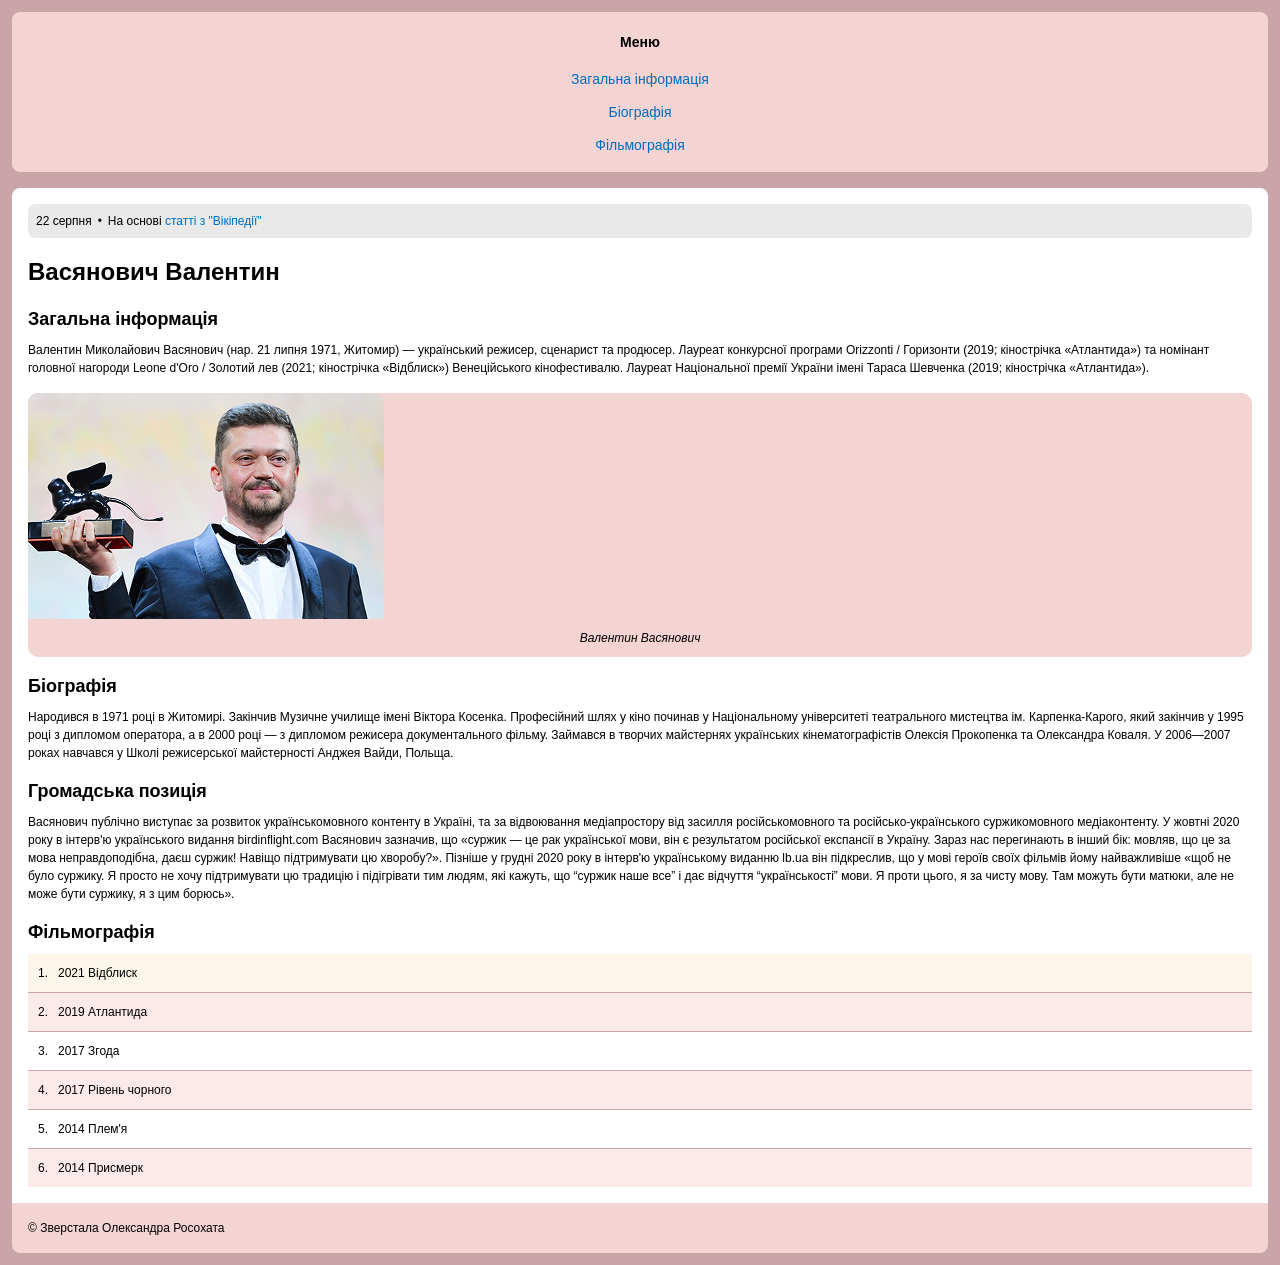
<file: lesson_11/index.html>
<!DOCTYPE html>
<html lang="en">
<head>
    <meta charset="UTF-8">
    <title>Васянович Валентин</title>
    <link rel="stylesheet" href="style/style.css">
    <meta name="viewport" content="width=device-width, initial-scale=1.0">
</head>



<body>
<div class="wrapper">
    <header>
        <nav>
            <span class="menu">Меню</span>
            <ul>
                <li><a href="#">Загальна інформація</a></li>
                <li><a href="#">Біографія</a></li>
                <li><a href="#">Фільмографія</a></li>
            </ul>
        </nav>
    </header>


    <main>
        <article class="date">
            <span>22 серпня</span>&bull;<span>На основі <a href="#">статті з "Вікіпедії"</a></span>
        </article>

        <article class="main">
            <h1>Васянович Валентин</h1>
            <section>
                <h2>Загальна інформація</h2>
                <p>Валентин Миколайович Васянович (нар. 21 липня 1971, Житомир) — український режисер, сценарист та продюсер. Лауреат конкурсної програми Orizzonti / Горизонти (2019; кінострічка «Атлантида») та номінант головної нагороди Leone d'Oro / Золотий лев (2021; кінострічка «Відблиск») Венеційського кінофестивалю. Лауреат Національної премії України імені Тараса Шевченка (2019; кінострічка «Атлантида»).</p>
            </section>
            <figure>
                <img src="images/image.png" alt="Васянович Валентин">
                <figcaption>Валентин Васянович</figcaption>
            </figure>
            <section class="info">
                <h2>Біографія</h2>
                <p>Народився в 1971 році в Житомирі. Закінчив Музичне училище імені Віктора Косенка. Професійний шлях у кіно починав у Національному університеті театрального мистецтва ім. Карпенка-Карого, який закінчив у 1995 році з дипломом оператора, а в 2000 році — з дипломом режисера документального фільму. Займався в творчих майстернях українських кінематографістів Олексія Прокопенка та Олександра Коваля.

                    У 2006—2007 роках навчався у Школі режисерської майстерності Анджея Вайди, Польща.</p>
            </section>
            <section class="info">
                <h2>Громадська позиція</h2>
                <p>Васянович публічно виступає за розвиток українськомовного контенту в Україні, та за відвоювання медіапростору від засилля російськомовного та російсько-українського суржикомовного медіаконтенту. У жовтні 2020 року в інтерв'ю українського видання birdinflight.com Васянович зазначив, що «суржик — це рак української мови, він є результатом російської експансії в Україну. Зараз нас перегинають в інший бік: мовляв, що це за мова неправдоподібна, даєш суржик! Навіщо підтримувати цю хворобу?». Пізніше у грудні 2020 року в інтерв'ю українському виданню lb.ua він підкреслив, що у мові героїв своїх фільмів йому найважливіше «щоб не було суржику. Я просто не хочу підтримувати цю традицію і підігрівати тим людям, які кажуть, що “суржик наше все” і дає відчуття “українськості” мови. Я проти цього, я за чисту мову. Там можуть бути матюки, але не може бути суржику, я з цим борюсь».</p>
            </section>
            <section class="movie">
                <h2>Фільмографія</h2>
                <ol>
                    <li>2021 Відблиск</li>
                    <li>2019 Атлантида</li>
                    <li>2017 Згода</li>
                    <li>2017 Рівень чорного</li>
                    <li>2014 Плем'я</li>
                    <li>2014 Присмерк</li>
                </ol>
            </section>
        </article>
    </main>


    <footer>
        <span>&copy; Зверстала Олександра Росохата</span>
    </footer>
</div>
</body>
</html>
</file>
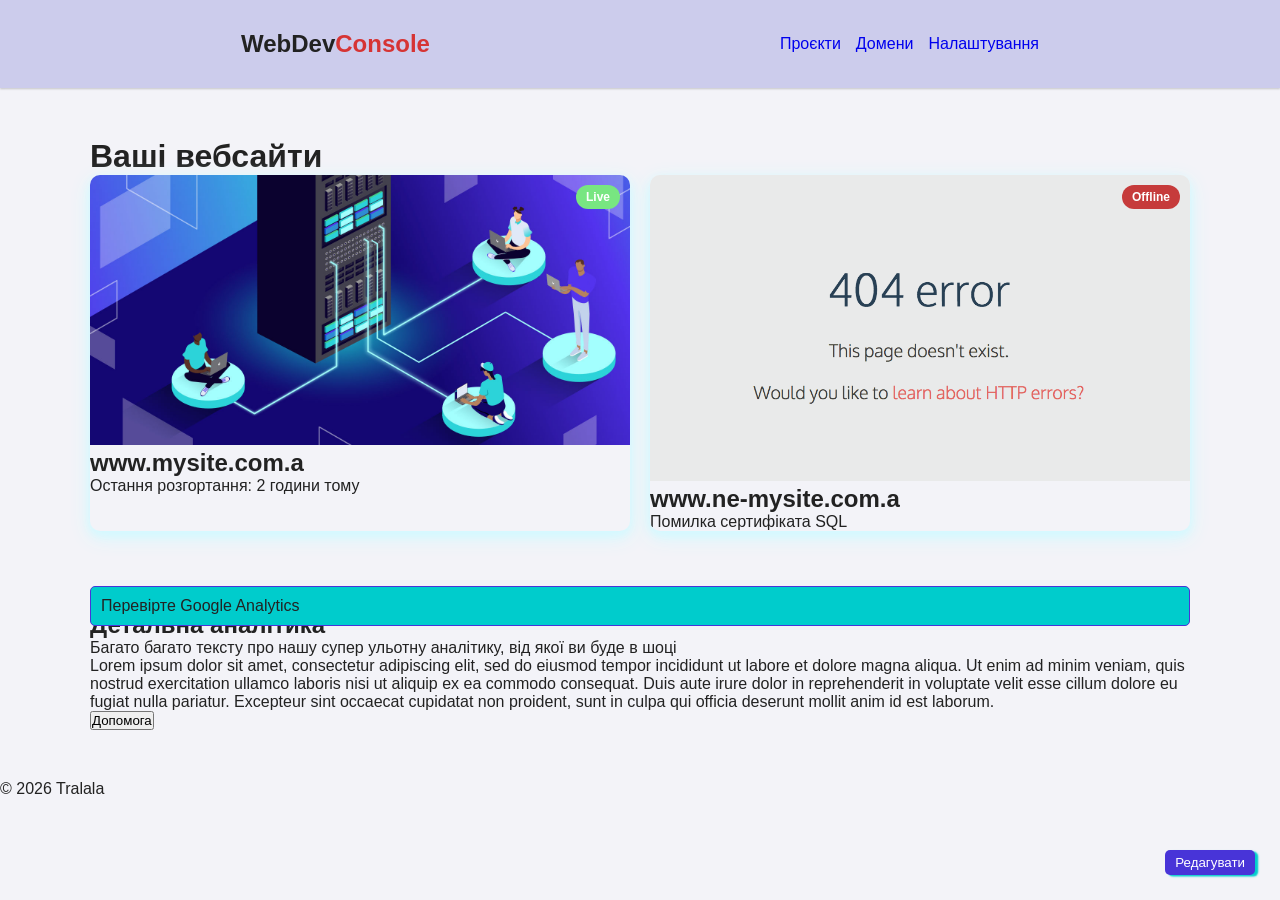
<file: lesson_12/index.html>
<!DOCTYPE html>
<html lang="en">
<head>
    <meta charset="UTF-8">
    <title>WEB Service Admin Panel</title>
    <link rel="stylesheet" type="text/css" href="style/style.css">
    <meta name="viewport" content="width=device-width, initial-scale=1.0">
</head>



<body>
<header>
    <div class="logo">WebDev<span>Console</span></div>
    <nav>
        <ul>
            <li><a href="#">Проєкти</a></li>
            <li><a href="#">Домени</a></li>
            <li><a href="#">Налаштування</a></li>
        </ul>
    </nav>
</header>

<div class="wrapper">
    <main>
        <h1>Ваші вебсайти</h1>
        <article class="card-grid">
            <section class="web-card">
                <div class="preview-box">
                    <img src="images/web-hosting.jpg">
                    <span class="status online">Live</span>
                </div>
                <div class="card-info">
                    <h2>www.mysite.com.a</h2>
                    <p>Остання розгортання: 2 години тому</p>
                    <button class="btn-edit">Редагувати</button>
                </div>
            </section>

            <section class="web-card">
                <div class="preview-box">
                    <img src="images/error-image.png">
                    <span class="status offline">Offline</span>
                </div>
                <div class="card-info">
                    <h2>www.ne-mysite.com.a</h2>
                    <p>Помилка сертифіката SQL</p>
                </div>
            </section>
        </article>

        <article class="info-alert">
            <p><span class="strong"></span> Перевірте Google Analytics</p>
        </article>
        <article class="deteils">
            <h2>Детальна аналітика</h2>
            <p>Багато багато тексту про нашу супер ульотну аналітику, від якої ви буде в шоці</p>
            <div class="scroll">
                <p>Lorem ipsum dolor sit amet, consectetur adipiscing elit, sed do eiusmod tempor incididunt ut labore et dolore magna aliqua. Ut enim ad minim veniam, quis nostrud exercitation ullamco laboris nisi ut aliquip ex ea commodo consequat. Duis aute irure dolor in reprehenderit in voluptate velit esse cillum dolore eu fugiat nulla pariatur. Excepteur sint occaecat cupidatat non proident, sunt in culpa qui officia deserunt mollit anim id est laborum.</p>
            </div>
        </article>
    </main>


    <button class="btn-fixed">Допомога</button>
</div>


<footer>
    <p>&copy; 2026 Tralala</p>
</footer>
</body>



</html>
</file>
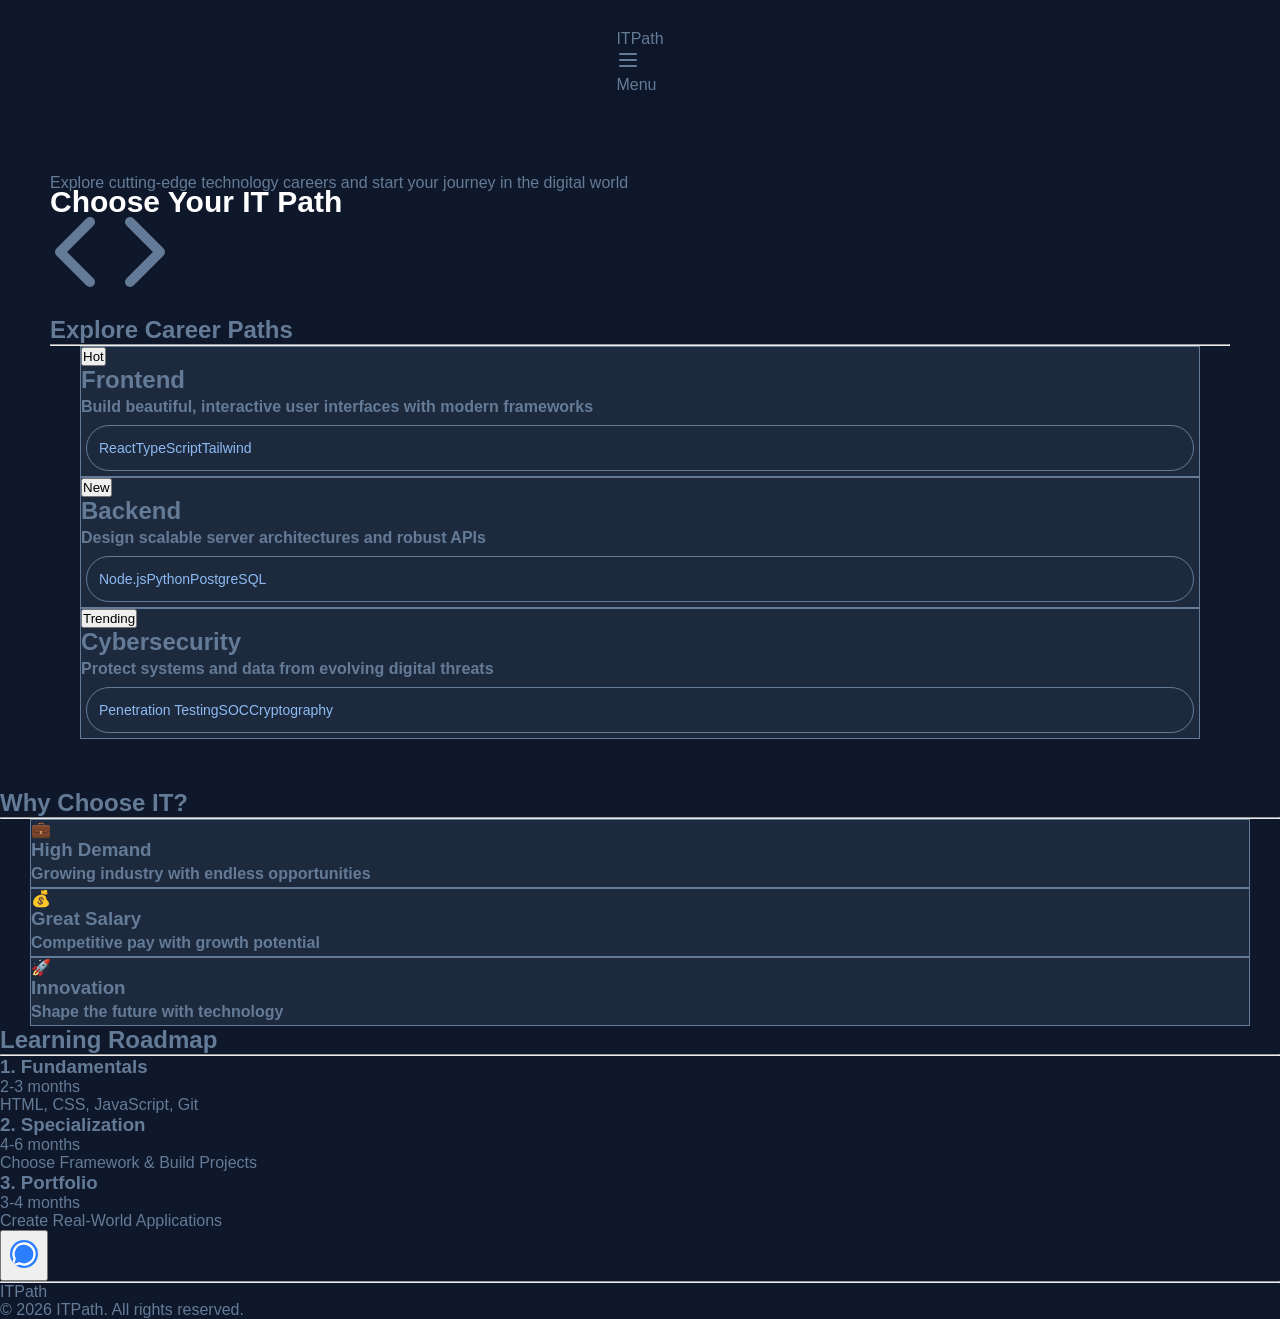
<file: lesson_13/index.html>
<!DOCTYPE html>
<html lang="en">
<head>
    <meta charset="UTF-8">
    <title>Практична</title>
    <link rel="stylesheet" href="style/style.css" type="text/css">
</head>



<body>
<header>
    <div class="logo">
        <div class="name">ITPath</div>
        <span>
            <svg xmlns="http://www.w3.org/2000/svg" width="24" height="24" viewBox="0 0 24 24" fill="none" stroke="currentColor" stroke-width="2" stroke-linecap="round" stroke-linejoin="round" class="lucide lucide-menu"><line x1="4" x2="20" y1="12" y2="12"></line><line x1="4" x2="20" y1="6" y2="6"></line><line x1="4" x2="20" y1="18" y2="18"></line></svg>
        </span>
        <div>Menu</div>
    </div>
</header>


<div class="wrapper">
<section class="head">
    <h1>Choose Your IT Path</h1>
    <p>Explore cutting-edge technology careers and start your journey in the digital world</p>
    <span>
        <svg xmlns="http://www.w3.org/2000/svg" width="120" height="120" viewBox="0 0 24 24" fill="none" stroke="currentColor" stroke-width="2" stroke-linecap="round" stroke-linejoin="round" class="lucide lucide-code text-blue-500"><polyline points="16 18 22 12 16 6"></polyline><polyline points="8 6 2 12 8 18"></polyline></svg>
    </span>
</section>

<section class="content">
    <h2>Explore Career Paths</h2>
    <hr>
    <div class="cards">
        <div class="card-info">
            <button class="btn-edit">Hot</button>
            <h2>Frontend</h2>
            <p>Build beautiful, interactive user interfaces with modern frameworks</p>
            <div class="language">
                <span>React</span>
                <span>TypeScript</span>
                <span>Tailwind</span>
            </div>
        </div>

        <div class="card-info">
            <button class="btn-edit">New</button>
            <h2>Backend</h2>
            <p>Design scalable server architectures and robust APIs</p>
            <div class="language">
                <span>Node.js</span>
                <span>Python</span>
                <span>PostgreSQL</span>
            </div>
        </div>

        <div class="card-info">
            <button class="btn">Trending</button>
            <h2>Cybersecurity</h2>
            <p>Protect systems and data from evolving digital threats</p>
            <div class="language">
                <span>Penetration Testing</span>
                <span>SOC</span>
                <span>Cryptography</span>
            </div>
        </div>
    </div>
</section>
</div>

<section class="content">
    <h2>Why Choose IT?</h2>
    <hr>
    <div class="cards">
        <div class="card-info">
            <span>💼</span>
            <h3>High Demand</h3>
            <p>Growing industry with endless opportunities</p>
        </div>
        <div class="card-info">
            <span>💰</span>
            <h3>Great Salary</h3>
            <p>Competitive pay with growth potential</p>
        </div>
        <div class="card-info">
            <span>🚀</span>
            <h3>Innovation</h3>
            <p>Shape the future with technology</p>
        </div>
    </div>
</section>

<section class="roadmap">
    <h2>Learning Roadmap</h2>
    <hr>
    <div class="steps card">
        <div class="step">
            <div class="oval"></div>
            <h3>1. Fundamentals</h3>
            <p class="period">2-3 months</p>
            <p>HTML, CSS, JavaScript, Git</p>
        </div>
        <div class="step">
            <div class="oval"></div>
            <h3>2. Specialization</h3>
            <p class="period">4-6 months</p>
            <p>Choose Framework & Build Projects</p>
        </div>
        <div class="step">
            <div class="oval"></div>
            <h3>3. Portfolio</h3>
            <p class="period">3-4 months</p>
            <p>Create Real-World Applications</p>
        </div>
    </div>
</section>
<button class="btn-fixed"><svg xmlns="http://www.w3.org/2000/svg" width="28" height="28" viewBox="0 0 24 24" fill="none" stroke="currentColor" stroke-width="2" stroke-linecap="round" stroke-linejoin="round" class="lucide lucide-message-circle text-white"><path d="M7.9 20A9 9 0 1 0 4 16.1L2 22Z"></path></svg></button>

<footer>
    <hr>
    <div class="name">ITPath</div>
    <p>&copy; 2026 ITPath. All rights reserved.</p>
</footer>
</body>
</html>
</file>
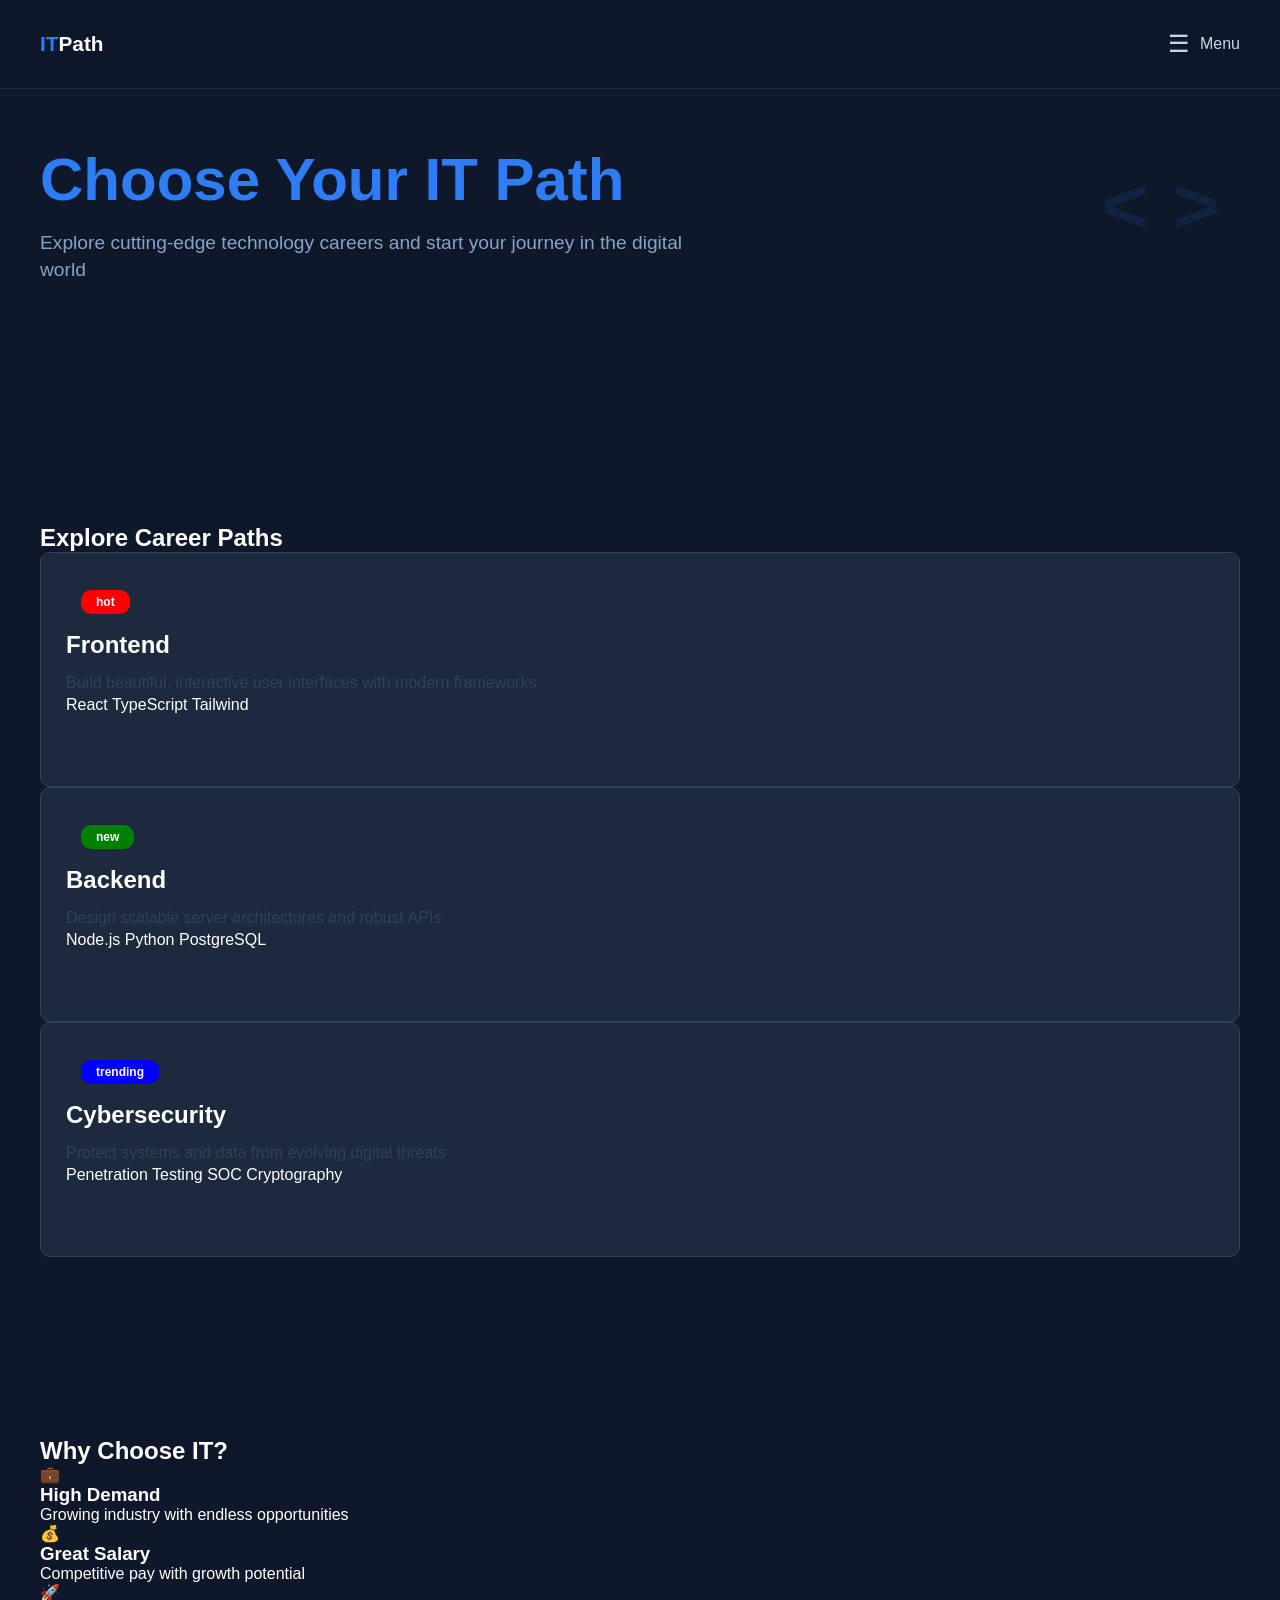
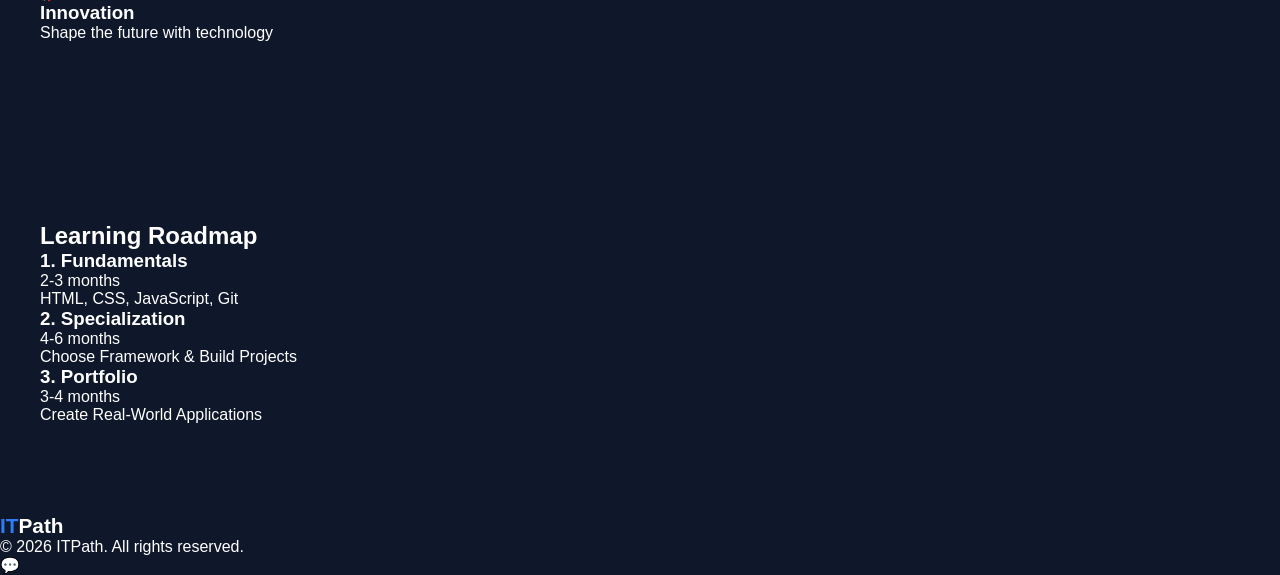
<file: lesson_14/index.html>
<!DOCTYPE html>
<html lang="en">
<head>
    <meta charset="UTF-8">
    <title>Робота над помилками ITpath</title>
    <link rel="stylesheet" href="style/style.css" type="text/css">
</head>



<body>
<header>
    <div class="wrapper header-content">
        <div class="logo"><span>IT</span>Path</div>
        <nav class="menu">
            <span class="menu-icon">☰</span>
            <span>Menu</span>
        </nav>
    </div>
</header>


<main>
<section class="hero-section">
    <div class="wrapper hero-content">
        <article class="hero-text">
            <h1>Choose Your IT Path</h1>
            <p>Explore cutting-edge technology careers and start your journey in the digital world</p>
        </article>
        <div class="code-icon">
            <span>&lt;</span><span>&gt;</span>
        </div>
    </div>
</section>

<section class="career-section">
    <div class="wrapper">
        <h2 class="section-title">Explore Career Paths</h2>
        <div class="card-list">
            <article class="career-card">
                <span class="badge badge-red">hot</span>
                <h3>Frontend</h3>
                <p>Build beautiful, interactive user interfaces with modern frameworks</p>
                <div class="tags">
                    <span>React</span>
                    <span>TypeScript</span>
                    <span>Tailwind</span>
                </div>
            </article>
            <article class="career-card">
                <span class="badge badge-green">new</span>
                <h3>Backend</h3>
                <p>Design scalable server architectures and robust APIs</p>
                <div class="tags">
                    <span>Node.js</span>
                    <span>Python</span>
                    <span>PostgreSQL</span>
                </div>
            </article>
            <article class="career-card">
                <span class="badge badge-blue">trending</span>
                <h3>Cybersecurity</h3>
                <p>Protect systems and data from evolving digital threats</p>
                <div class="tags">
                    <span>Penetration Testing</span>
                    <span>SOC</span>
                    <span>Cryptography</span>
                </div>
            </article>
        </div>
    </div>
</section>

<section class="benefits-section">
    <div class="wrapper">
        <h2 class="section-title">Why Choose IT?</h2>
        <div class="benefits-cards">
            <article class="benefit-card">
                <div class="benefit-card">💼</div>
                <h3>High Demand</h3>
                <p>Growing industry with endless opportunities</p>
            </article>
            <article class="benefit-card">
                <div class="benefit-card">💰</div>
                <h3>Great Salary</h3>
                <p>Competitive pay with growth potential</p>
            </article>
            <article class="benefit-card">
                <div class="benefit-card">🚀</div>
                <h3>Innovation</h3>
                <p>Shape the future with technology</p>
            </article>
        </div>
    </div>
</section>

<section class="roadmap-section">
    <div class="wrapper">
        <h2 class="section-title">Learning Roadmap</h2>
        <div class="roadmap-list">
            <article class="roadmap-card">
                <span class="roadmap-circle"></span>
                <div class="roadmap-content">
                    <div class="roadmap-head">
                        <h3>1. Fundamentals</h3>
                        <span>2-3 months</span>
                    </div>
                    <p>HTML, CSS, JavaScript, Git</p>
                </div>
                <div class="roadmap-content">
                    <div class="roadmap-head">
                        <h3>2. Specialization</h3>
                        <span>4-6 months</span>
                    </div>
                    <p>Choose Framework & Build Projects</p>
                </div>
                <div class="roadmap-content">
                    <div class="roadmap-head">
                        <h3>3. Portfolio</h3>
                        <span>3-4 months</span>
                    </div>
                    <p>Create Real-World Applications</p>
                </div>
            </article>
        </div>
    </div>
</section>
</main>


<footer>
    <div class="logo"><span>IT</span>Path</div>
    <p>&copy; 2026 ITPath. All rights reserved.</p>
</footer>


<a href="#" class="chat-button">💬</a>
</body>
</html>
</file>
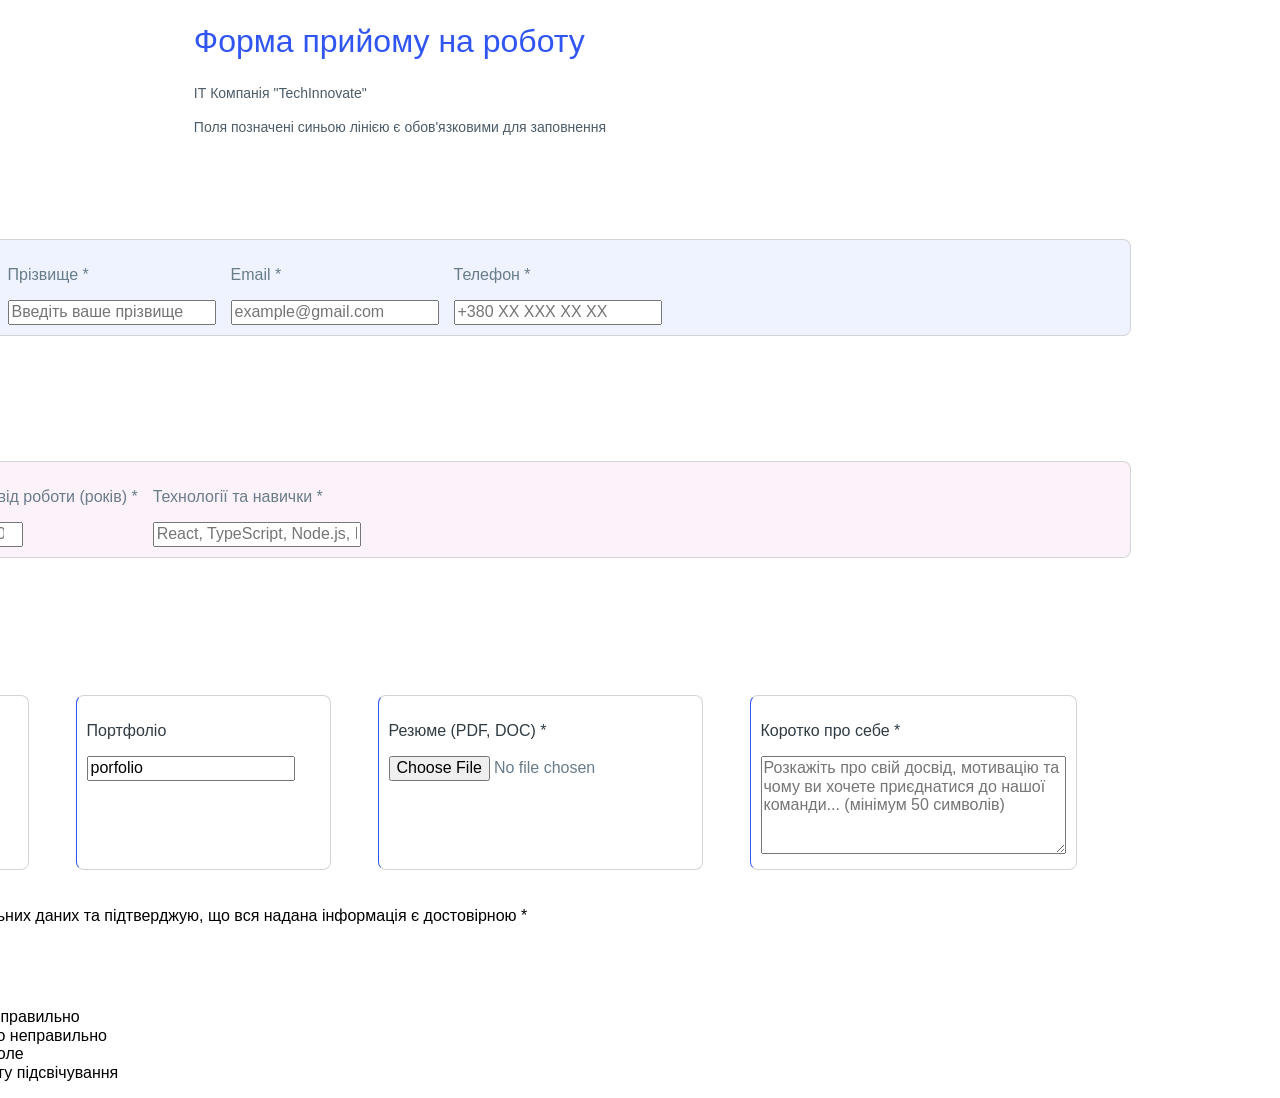
<file: lesson_15_forms/index.html>
<!DOCTYPE html>
<html lang="en">
<head>
    <meta charset="UTF-8">
    <title>Робота з формами</title>
    <link rel="stylesheet" href="style/style.css" type="text/css">
    <link rel="stylesheet" href="style/normalize.css" type="text/css">
</head>



<body class="wrapper">
<header>
    <h1>Форма прийому на роботу</h1>
    <p>ІТ Компанія "TechInnovate"</p>
    <p>Поля позначені синьою лінією є обов'язковими для заповнення</p>
</header>


<main>
    <form class="card">
        <h2>Персональні дані</h2>
        <div class="personal_data">
            <label>
                <p>Ім'я *</p>
                <input type="text" name="name" value="" placeholder="Введіть ваше ім'я" required>
            </label>
            <label>
                <p>Прізвище *</p>
                <input type="text" name="surname" value="" placeholder="Введіть ваше прізвище" required>
            </label>
            <label>
                <p>Email *</p>
                <input type="email" name="mail" value="" placeholder="example@gmail.com"required>
            </label>
            <label>
                <p>Телефон *</p>
                <input  type="tel" name="tel" value="" placeholder="+380 XX XXX XX XX" required>
            </label>
        </div>
    </form>
    <form class="card">
        <h2>Професійна інформація</h2>
        <div class="professional_data">
            <label>
                <p>Бажана позиція *</p>
                <select name="profession">
                    <option value="chose_variant" selected>Оберіть позицію</option>
                    <option value="frontend_dev">Frontend Developer</option>
                    <option value="backend_dev">Backend Developer</option>
                    <option value="full_stack_dev">Full Stack Developer</option>
                    <option value="devops_eng">DevOps Engineer</option>
                    <option value="qa_eng">QA Engineer</option>
                    <option value="designer">UI/UX Designer</option>
                    <option value="mobile_dev">Mobile Developer</option>
                    <option value="data_scientist">Data Scientist</option>
                </select>
            </label>
            <label>
                <p>Досвід роботи (років) *</p>
                <input type="number" name="number" value="" min="0" max="50" placeholder="0-50" required>
            </label>
            <label>
                <p>Технології та навички *</p>
                <input type="text" name="skills" value="" placeholder="React, TypeScript, Node.js, Python..." required>
            </label>

        </div>
    </form>
    <form class="card">
        <h2>Додаткова інформація</h2>
        <div class="extra_data">
            <label>
                <p>GitHub профіль</p>
                <input type="url" name="github" value="github" placeholder="https://github.com/username">
            </label>
            <label>
                <p>Портфоліо</p>
                <input type="url" name="portfolio" value="porfolio" placeholder="https://yourportfolio.com">
            </label>
            <label>
                <p>Резюме (PDF, DOC) *</p>
                <input type="file" name="cv" value="submit_file" placeholder="Вибрати файл" required>
            </label>
            <label>
                <p>Коротко про себе *</p>
                <textarea name="description" placeholder="Розкажіть про свій досвід, мотивацію та чому ви хочете приєднатися до нашої команди... (мінімум 50 символів)" required
                          rows="5" cols="30"></textarea>
            </label>
        </div>
    </form>
    <form>
        <label>
            <input type="checkbox" name="agreement" value="agreement" required>Я даю згоду на обробку персональних даних та підтверджую, що вся надана інформація є достовірною *
        </label>
    </form>


    <button type="submit">Відіслати заявку</button>

    <div class="tips">
        <h3><span>💡</span>Підказки по заповненню:</h3>
        <p>✓ Зелена рамка — поле заповнено правильно <br>
            ✗ Червона рамка — поле заповнено неправильно <br>
            → Синя лінія зліва — обов'язкове поле <br>
            ↗ Введіть курсор на поле для ефекту підсвічування</p>
    </div>
</main>
</body>
</html>
</file>
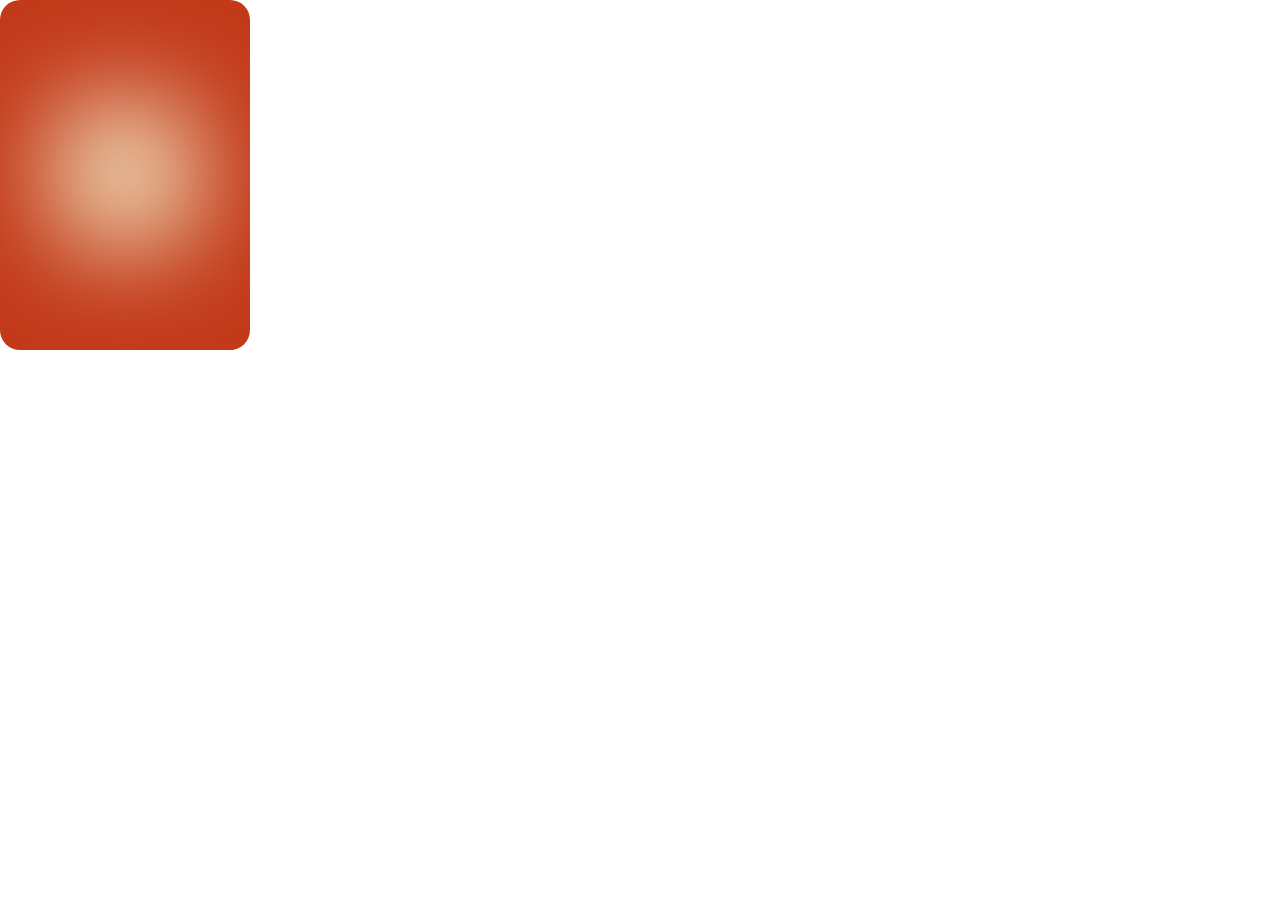
<file: lesson_16_animation/index.html>
<!DOCTYPE html>
<html lang="en">
<head>
    <meta charset="UTF-8">
    <title>Анімації</title>
    <link rel="stylesheet" href="style/style.css" type="text/css">
</head>



<body>
<!--<div class="card"></div>-->
<!--<div class="light"></div>-->
<div class="card">
    <div class="light">
        <h1>Hover me</h1>
    </div>
</div>

</body>
</html>
</file>
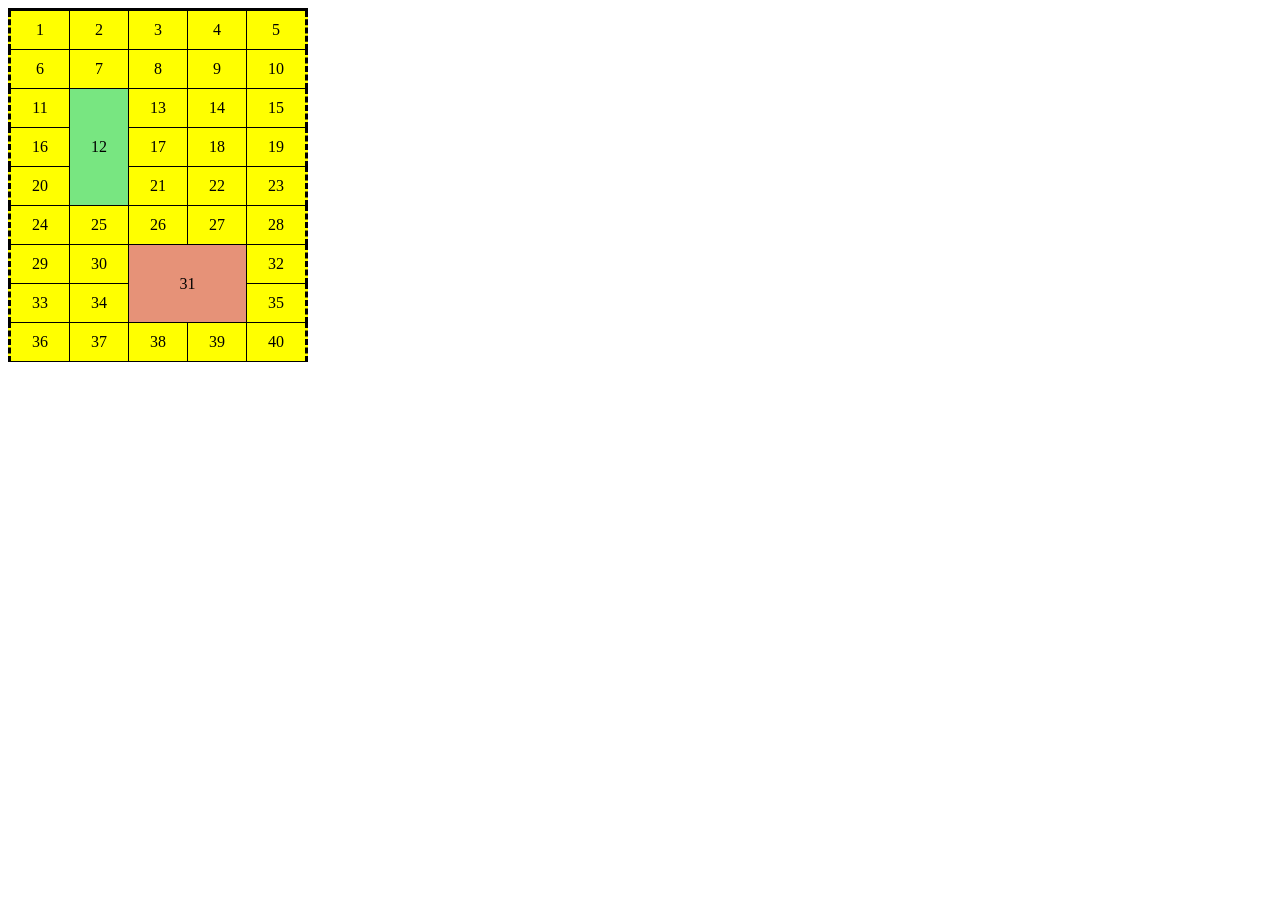
<file: lesson_4/index.html>
<!DOCTYPE html>
<html lang="en">
<head>
    <link rel = "stylesheet" type = "text/css" href = "style/style.css">
    <meta charset="UTF-8">
    <title>Таблиця</title>
</head>
<body>
<table>
    <tr>
        <td>1</td><td>2</td><td>3</td><td>4</td><td>5</td>
    </tr>
    <tr>
        <td>6</td><td>7</td><td>8</td><td>9</td><td>10</td>
    </tr>
    <tr>
        <td>11</td><td id="green" rowspan="3">12</td><td>13</td><td>14</td><td>15</td>
    </tr>
    <tr>
        <td>16</td><td>17</td><td>18</td><td>19</td>
    </tr>
    <tr>
        <td>20</td><td>21</td><td>22</td><td>23</td>
    </tr>
    <tr>
        <td>24</td><td>25</td><td>26</td><td>27</td><td>28</td>
    </tr>
    <tr>
        <td>29</td><td>30</td><td id="red" rowspan="2" colspan="2">31</td><td>32</td>
    </tr>
    <tr>
        <td>33</td><td>34</td><td>35</td>
    </tr>
    <tr>
        <td>36</td><td>37</td><td>38</td><td>39</td><td>40</td>
    </tr>
</table>

</body>
</html>
</file>
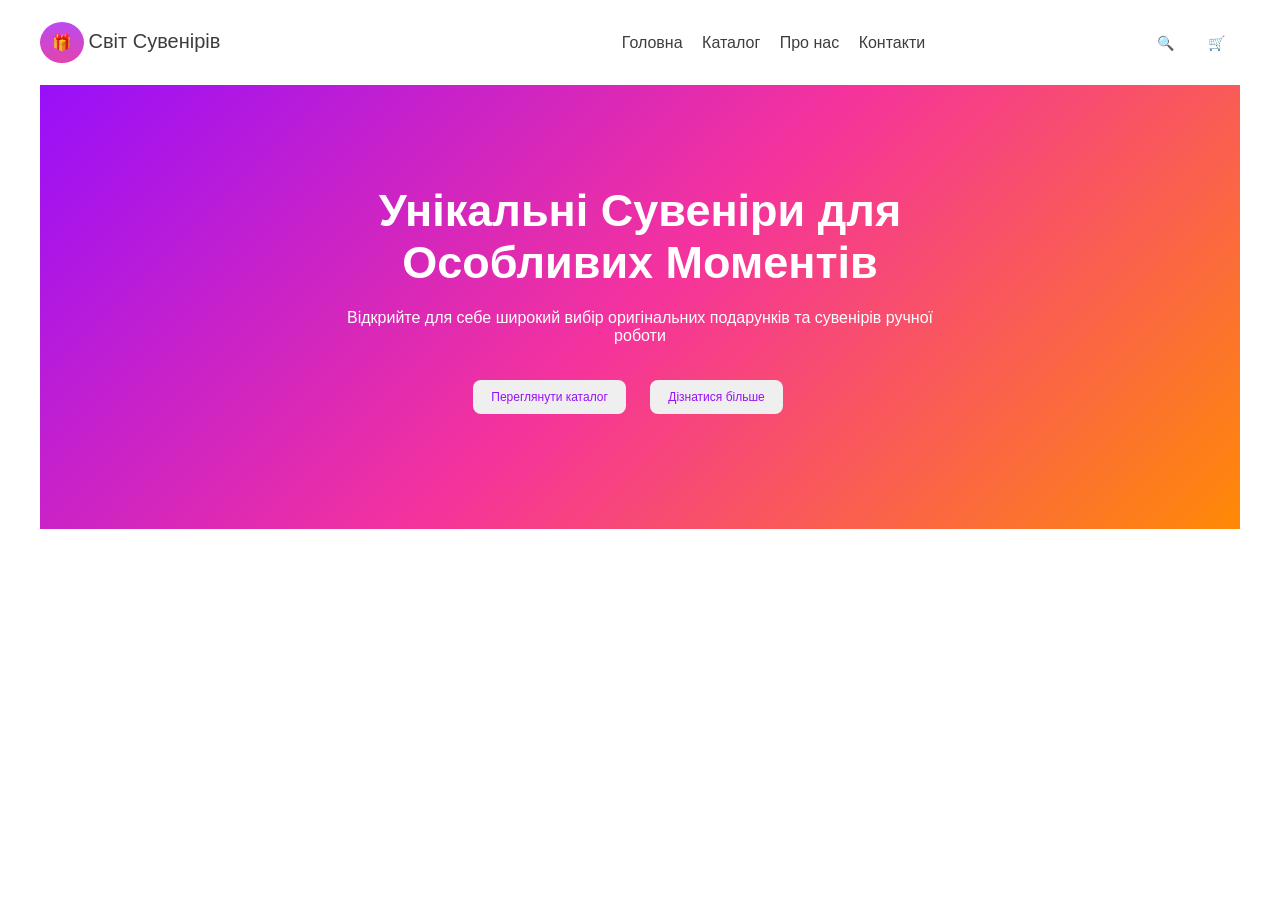
<file: lesson_6/index.html>
<!DOCTYPE html>
<html lang="en">
<head>
    <meta charset="UTF-8">
    <title>Title</title>
    <link type="text/css" rel="stylesheet" href="style/style.css">
</head>
<body>

<header class="wrapper">
    <!-- Для лого ми пишемо клас, бо в джс далі буде використовуватися клас -->
    <div class="logo">
        <a href="#">
            <span class="logo-icon">🎁</span>
            <span class="logo-text">Світ Сувенірів</span>
        </a>
    </div>
    <nav>
        <!--Бажано робити марковані списки -->
        <ul>
            <!--li -блоковий елемент -->
            <!--використовуємо а, як для елементу, який перекидує нас на інші сторінки-->
            <li><a href="#">Головна</a></li>
            <li><a href="#">Каталог</a></li>
            <li><a href="#">Про нас</a></li>
            <li><a href="#">Контакти</a></li>
        </ul>
    </nav>
    <!--використовуємо button, як для елементу дії-->
    <div class="header-button">
        <button>🔍</button>
        <button>🛒</button>
    </div>
</header>

<main class="wrapper">
    <div class="main-content">
        <section class="main-top">
            <h1>Унікальні Сувеніри для<br>Особливих Моментів</h1>
            <p>Відкрийте для себе широкий вибір оригінальних подарунків та сувенірів ручної<br>роботи</p>
        </section>
        <section class="main-button">
            <button>Переглянути каталог</button>
            <button>Дізнатися більше</button>
        </section>
    </div>

</main>


</body>
</html>
</file>
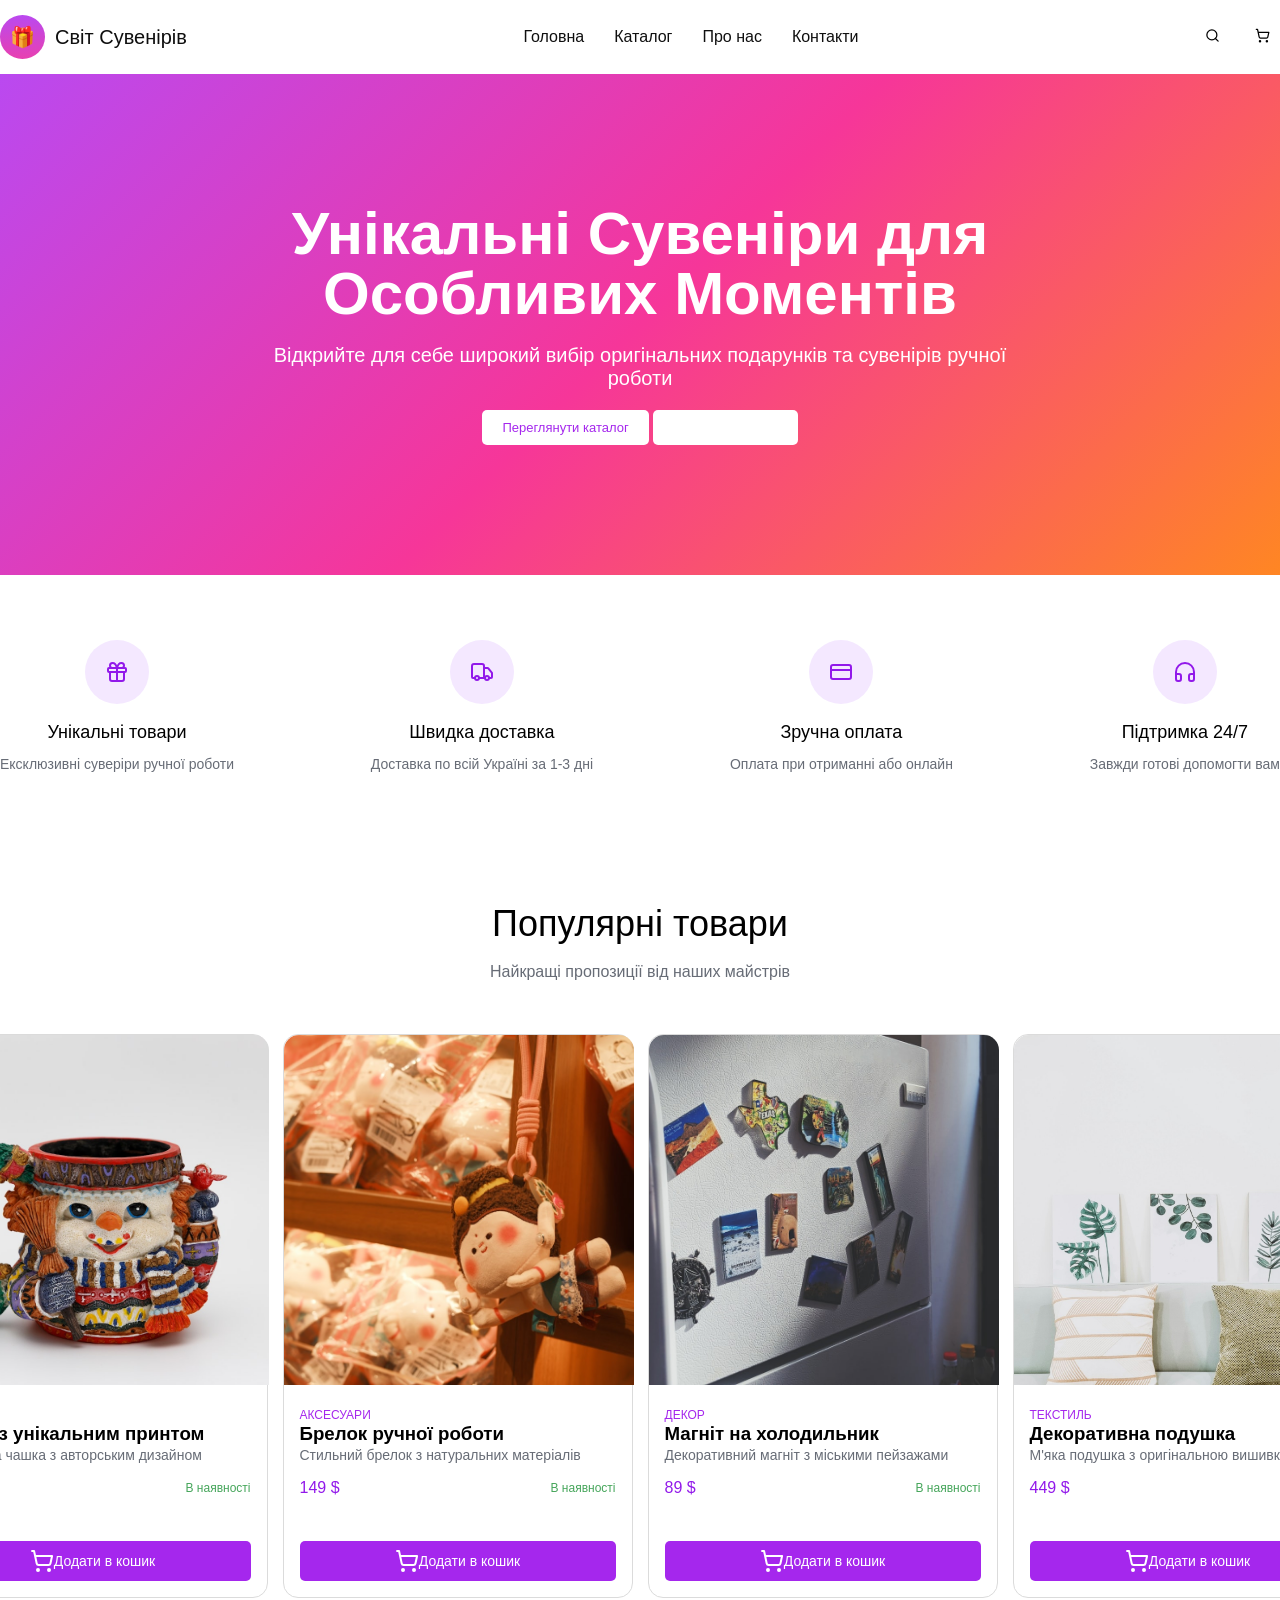
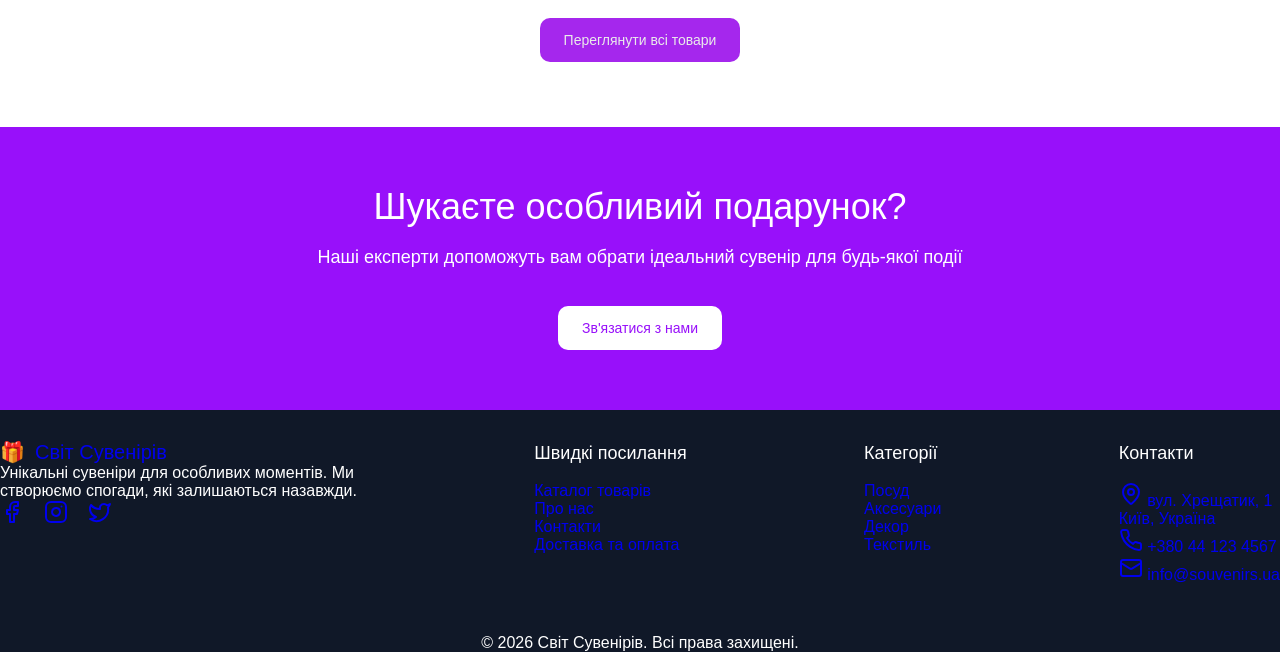
<file: lesson_8/index.html>
<!DOCTYPE html>
<html lang="en">
<head>
    <link href="style/style.css" rel="stylesheet" type="text/css">
    <meta charset="UTF-8">
    <title>Title</title>
</head>
<body>
<header class="header">
    <div class="header-top wrapper">
        <div class="logo">
            <a href="#">
                <span class = "logo-icon">🎁</span>
                <span class = "logo-tittle">Світ Сувенірів</span>
            </a>
        </div>
        <nav>
            <ul>
                <li><a href="#">Головна</a></li>
                <li><a href="#">Каталог</a></li>
                <li><a href="#">Про нас</a></li>
                <li><a href="#">Контакти</a></li>
            </ul>
        </nav>
        <div class = "header-top-btn">
            <button><svg xmlns="http://www.w3.org/2000/svg" width="15" height="15" viewBox="0 0 24 24" fill="none" stroke="currentColor" stroke-width="2" stroke-linecap="round" stroke-linejoin="round" class="lucide lucide-search h-5 w-5"><circle cx="11" cy="11" r="8"></circle><path d="m21 21-4.3-4.3"></path></svg></button>
            <button><svg xmlns="http://www.w3.org/2000/svg" width="15" height="15" viewBox="0 0 24 24" fill="none" stroke="currentColor" stroke-width="2" stroke-linecap="round" stroke-linejoin="round" class="lucide lucide-shopping-cart h-5 w-5"><circle cx="8" cy="21" r="1"></circle><circle cx="19" cy="21" r="1"></circle><path d="M2.05 2.05h2l2.66 12.42a2 2 0 0 0 2 1.58h9.78a2 2 0 0 0 1.95-1.57l1.65-7.43H5.12"></path></svg></button>
        </div>
    </div>
    <div class = "header-bottom">
        <h1>Унікальні Сувеніри для Особливих Моментів</h1>
        <p>Відкрийте для себе широкий вибір оригінальних подарунків та сувенірів ручної роботи</p>
        <div class="header-bottom-btn">
            <button>Переглянути каталог</button>
            <button id="btn-hover">Дізнатися більше</button>
        </div>
    </div>
</header>



<main>
    <section class = "advantages wrapper">
        <article>
            <span><svg xmlns="http://www.w3.org/2000/svg" width="24" height="24" viewBox="0 0 24 24" fill="none" stroke="currentColor" stroke-width="2" stroke-linecap="round" stroke-linejoin="round" class="lucide lucide-gift h-8 w-8 text-purple-600"><rect x="3" y="8" width="18" height="4" rx="1"></rect><path d="M12 8v13"></path><path d="M19 12v7a2 2 0 0 1-2 2H7a2 2 0 0 1-2-2v-7"></path><path d="M7.5 8a2.5 2.5 0 0 1 0-5A4.8 8 0 0 1 12 8a4.8 8 0 0 1 4.5-5 2.5 2.5 0 0 1 0 5"></path></svg></span>
            <h3>Унікальні товари</h3>
            <p>Ексклюзивні суверіри ручної роботи</p>
        </article>
        <article>
            <span><svg xmlns="http://www.w3.org/2000/svg" width="24" height="24" viewBox="0 0 24 24" fill="none" stroke="currentColor" stroke-width="2" stroke-linecap="round" stroke-linejoin="round" class="lucide lucide-truck h-8 w-8 text-purple-600"><path d="M14 18V6a2 2 0 0 0-2-2H4a2 2 0 0 0-2 2v11a1 1 0 0 0 1 1h2"></path><path d="M15 18H9"></path><path d="M19 18h2a1 1 0 0 0 1-1v-3.65a1 1 0 0 0-.22-.624l-3.48-4.35A1 1 0 0 0 17.52 8H14"></path><circle cx="17" cy="18" r="2"></circle><circle cx="7" cy="18" r="2"></circle></svg></span>
            <h3>Швидка доставка</h3>
            <p>Доставка по всій Україні за 1-3 дні</p>
        </article>
        <article>
            <span><svg xmlns="http://www.w3.org/2000/svg" width="24" height="24" viewBox="0 0 24 24" fill="none" stroke="currentColor" stroke-width="2" stroke-linecap="round" stroke-linejoin="round" class="lucide lucide-credit-card h-8 w-8 text-purple-600"><rect width="20" height="14" x="2" y="5" rx="2"></rect><line x1="2" x2="22" y1="10" y2="10"></line></svg></span>
            <h3>Зручна оплата</h3>
            <p>Оплата при отриманні або онлайн</p>
        </article>
        <article>
            <span><svg xmlns="http://www.w3.org/2000/svg" width="24" height="24" viewBox="0 0 24 24" fill="none" stroke="currentColor" stroke-width="2" stroke-linecap="round" stroke-linejoin="round" class="lucide lucide-headphones h-8 w-8 text-purple-600"><path d="M3 14h3a2 2 0 0 1 2 2v3a2 2 0 0 1-2 2H5a2 2 0 0 1-2-2v-7a9 9 0 0 1 18 0v7a2 2 0 0 1-2 2h-1a2 2 0 0 1-2-2v-3a2 2 0 0 1 2-2h3"></path></svg></span>
            <h3>Підтримка 24/7</h3>
            <p>Завжди готові допомогти вам</p>
        </article>
    </section>


    <section class = "catalog wrapper">

        <h2>Популярні товари</h2>
        <p>Найкращі пропозиції від наших майстрів</p>

        <div class = "catalog-cards">
            <article class = "card">
                <img src = "images/catalog_1.jfif">
                <div class = "card-text">
                    <span class="label">Посуд</span>
                    <h3>Чашка з унікальним принтом</h3>
                    <p>Керамічна чашка з авторським дизайном</p>
                    <div class = "price">
                        <span class="cast">299 $</span>
                        <span class="in-stock">В наявності</span>
                    </div>
                    <button class = "card-btn">
                        <svg xmlns="http://www.w3.org/2000/svg" width="24" height="24" viewBox="0 0 24 24" fill="none" stroke="currentColor" stroke-width="2" stroke-linecap="round" stroke-linejoin="round" class="lucide lucide-shopping-cart h-5 w-5"><circle cx="8" cy="21" r="1"></circle><circle cx="19" cy="21" r="1"></circle><path d="M2.05 2.05h2l2.66 12.42a2 2 0 0 0 2 1.58h9.78a2 2 0 0 0 1.95-1.57l1.65-7.43H5.12"></path></svg>
                        <span>Додати в кошик</span>
                    </button>
                </div>
            </article>

            <article class = "card">
                <img src = "images/catalog_2.jfif">
                <div class = "card-text">
                    <span class="label">Аксесуари</span>
                    <h3>Брелок ручної роботи</h3>
                    <p>Стильний брелок з натуральних матеріалів</p>
                    <div class = "price">
                        <span class="cast">149 $</span>
                        <span class="in-stock">В наявності</span>
                    </div>
                    <button class = "card-btn">
                        <svg xmlns="http://www.w3.org/2000/svg" width="24" height="24" viewBox="0 0 24 24" fill="none" stroke="currentColor" stroke-width="2" stroke-linecap="round" stroke-linejoin="round" class="lucide lucide-shopping-cart h-5 w-5"><circle cx="8" cy="21" r="1"></circle><circle cx="19" cy="21" r="1"></circle><path d="M2.05 2.05h2l2.66 12.42a2 2 0 0 0 2 1.58h9.78a2 2 0 0 0 1.95-1.57l1.65-7.43H5.12"></path></svg>
                        <span>Додати в кошик</span>
                    </button>
                </div>
            </article>

            <article class = "card">
                <img src = "images/catalog_3.jfif">
                <div class = "card-text">
                    <span class="label">Декор</span>
                    <h3>Магніт на холодильник</h3>
                    <p>Декоративний магніт з міськими пейзажами</p>
                    <div class = "price">
                        <span class="cast">89 $</span>
                        <span class="in-stock">В наявності</span>
                    </div>
                    <button class = "card-btn">
                        <svg xmlns="http://www.w3.org/2000/svg" width="24" height="24" viewBox="0 0 24 24" fill="none" stroke="currentColor" stroke-width="2" stroke-linecap="round" stroke-linejoin="round" class="lucide lucide-shopping-cart h-5 w-5"><circle cx="8" cy="21" r="1"></circle><circle cx="19" cy="21" r="1"></circle><path d="M2.05 2.05h2l2.66 12.42a2 2 0 0 0 2 1.58h9.78a2 2 0 0 0 1.95-1.57l1.65-7.43H5.12"></path></svg>
                        <span>Додати в кошик</span>
                    </button>
                </div>
            </article>

            <article class = "card">
                <img src = "images/catalog_4.jfif">
                <div class = "card-text">
                    <span class="label">Текстиль</span>
                    <h3>Декоративна подушка</h3>
                    <p>М'яка подушка з оригінальною вишивкою</p>
                    <div class = "price">
                        <span class="cast">449 $</span>
                        <span class="in-stock">В наявності</span>
                    </div>
                    <button class = "card-btn">
                        <svg xmlns="http://www.w3.org/2000/svg" width="24" height="24" viewBox="0 0 24 24" fill="none" stroke="currentColor" stroke-width="2" stroke-linecap="round" stroke-linejoin="round" class="lucide lucide-shopping-cart h-5 w-5"><circle cx="8" cy="21" r="1"></circle><circle cx="19" cy="21" r="1"></circle><path d="M2.05 2.05h2l2.66 12.42a2 2 0 0 0 2 1.58h9.78a2 2 0 0 0 1.95-1.57l1.65-7.43H5.12"></path></svg>
                        <span>Додати в кошик</span>
                    </button>
                </div>
            </article>
        </div>

        <button>Переглянути всі товари</button>

    </section>


    <section class="send">
        <h2>Шукаєте особливий подарунок?</h2>
        <p>Наші експерти допоможуть вам обрати ідеальний сувенір для будь-якої події</p>
        <button>Зв'язатися з нами</button>
    </section>

</main>



<footer>

    <div class="footer_top wrapper">

        <article class="column">
            <div class = "logo">
                <a href = "#">
                    <span class = "logo_icon">🎁</span>
                    <span class = "logo_tittle">Світ Сувенірів</span>
                </a>
            </div>
            <p>Унікальні сувеніри для особливих моментів. Ми <br>
                створюємо спогади, які залишаються назавжди.</p>
            <div class="footer-social">
                <ul>
                    <li><a href="#"><svg xmlns="http://www.w3.org/2000/svg" width="24" height="24" viewBox="0 0 24 24" fill="none" stroke="currentColor" stroke-width="2" stroke-linecap="round" stroke-linejoin="round" class="lucide lucide-facebook h-5 w-5"><path d="M18 2h-3a5 5 0 0 0-5 5v3H7v4h3v8h4v-8h3l1-4h-4V7a1 1 0 0 1 1-1h3z"></path></svg></a></li>
                    <li><a href="#"><svg xmlns="http://www.w3.org/2000/svg" width="24" height="24" viewBox="0 0 24 24" fill="none" stroke="currentColor" stroke-width="2" stroke-linecap="round" stroke-linejoin="round" class="lucide lucide-instagram h-5 w-5"><rect width="20" height="20" x="2" y="2" rx="5" ry="5"></rect><path d="M16 11.37A4 4 0 1 1 12.63 8 4 4 0 0 1 16 11.37z"></path><line x1="17.5" x2="17.51" y1="6.5" y2="6.5"></line></svg></a></li>
                    <li><a href="#"><svg xmlns="http://www.w3.org/2000/svg" width="24" height="24" viewBox="0 0 24 24" fill="none" stroke="currentColor" stroke-width="2" stroke-linecap="round" stroke-linejoin="round" class="lucide lucide-twitter h-5 w-5"><path d="M22 4s-.7 2.1-2 3.4c1.6 10-9.4 17.3-18 11.6 2.2.1 4.4-.6 6-2C3 15.5.5 9.6 3 5c2.2 2.6 5.6 4.1 9 4-.9-4.2 4-6.6 7-3.8 1.1 0 3-1.2 3-1.2z"></path></svg></a></li>
                </ul>
            </div>
        </article>

        <article class="column">
            <h3>Швидкі посилання</h3>
            <ul>
                <li><a href="#">Каталог товарів</a></li>
                <li><a href="#">Про нас</a></li>
                <li><a href="#">Контакти</a></li>
                <li><a href="#">Доставка та оплата</a></li>
            </ul>
        </article>

        <article class="column">
            <h3>Категорії</h3>
            <ul>
                <li><a href="#">Посуд</a></li>
                <li><a href="#">Аксесуари</a></li>
                <li><a href="#">Декор</a></li>
                <li><a href="#">Текстиль</a></li>
            </ul>
        </article>

        <article class="column">
            <h3>Контакти</h3>
            <ul>
                <li><a href="#">
                    <span><svg xmlns="http://www.w3.org/2000/svg" width="24" height="24" viewBox="0 0 24 24" fill="none" stroke="currentColor" stroke-width="2" stroke-linecap="round" stroke-linejoin="round" class="lucide lucide-map-pin h-5 w-5 flex-shrink-0 mt-0.5"><path d="M20 10c0 4.993-5.539 10.193-7.399 11.799a1 1 0 0 1-1.202 0C9.539 20.193 4 14.993 4 10a8 8 0 0 1 16 0"></path><circle cx="12" cy="10" r="3"></circle></svg></span>
                    <span>вул. Хрещатик, 1<br>Київ, Україна</span>
                </a></li>
                <li><a href="tel:+380 44 123 4567">
                    <span><svg xmlns="http://www.w3.org/2000/svg" width="24" height="24" viewBox="0 0 24 24" fill="none" stroke="currentColor" stroke-width="2" stroke-linecap="round" stroke-linejoin="round" class="lucide lucide-phone h-5 w-5 flex-shrink-0"><path d="M22 16.92v3a2 2 0 0 1-2.18 2 19.79 19.79 0 0 1-8.63-3.07 19.5 19.5 0 0 1-6-6 19.79 19.79 0 0 1-3.07-8.67A2 2 0 0 1 4.11 2h3a2 2 0 0 1 2 1.72 12.84 12.84 0 0 0 .7 2.81 2 2 0 0 1-.45 2.11L8.09 9.91a16 16 0 0 0 6 6l1.27-1.27a2 2 0 0 1 2.11-.45 12.84 12.84 0 0 0 2.81.7A2 2 0 0 1 22 16.92z"></path></svg></span>
                    <span>+380 44 123 4567</span>
                </a></li>
                <li><a href="mailinfo@souvenirs.ua">
                    <span><svg xmlns="http://www.w3.org/2000/svg" width="24" height="24" viewBox="0 0 24 24" fill="none" stroke="currentColor" stroke-width="2" stroke-linecap="round" stroke-linejoin="round" class="lucide lucide-mail h-5 w-5 flex-shrink-0"><rect width="20" height="16" x="2" y="4" rx="2"></rect><path d="m22 7-8.97 5.7a1.94 1.94 0 0 1-2.06 0L2 7"></path></svg></span>
                    <span>info@souvenirs.ua</span>
                </a></li>
            </ul>
        </article>

    </div>


    <div class="footer_bottom">
        <!--&copy для позначки різних символів - © -->
        <p>&copy; 2026 Світ Сувенірів. Всі права захищені.</p>
    </div>

</footer>
</body>
</html>
</file>
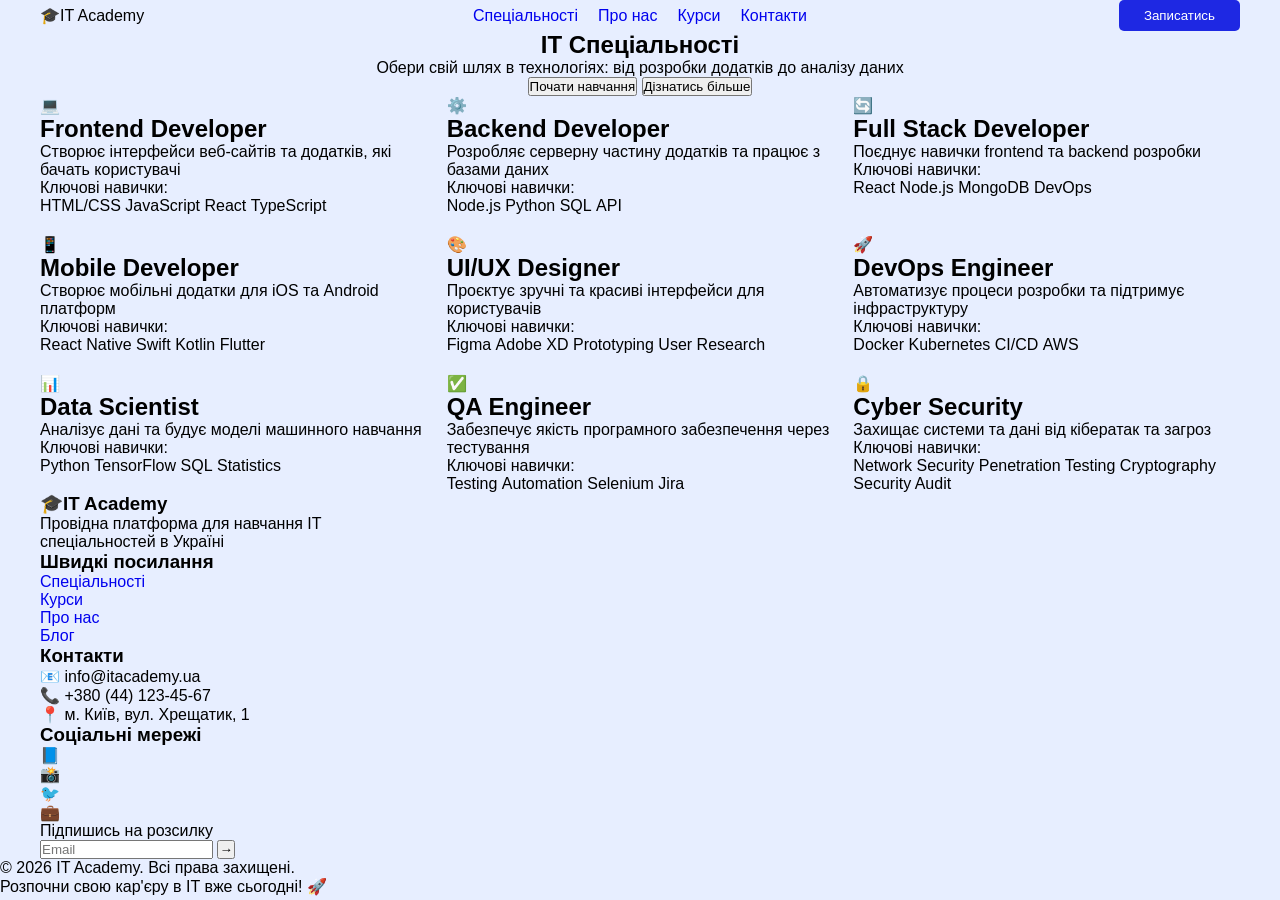
<file: lesson_9/index.html>
<!DOCTYPE html>
<html lang="en">
<head>
    <meta charset="UTF-8">
    <title>Title</title>
    <link rel = "stylesheet" type = "text/css" href = "style/style.css">
</head>
<body>

<header class = "header">
    <div class = "wrapper header-grid">
        <div class = "logo"><span>🎓</span>IT Academy</div>

        <nav>
            <ul>
                <li><a href = "#">Спеціальності</a></li>
                <li><a href = "#">Про нас</a></li>
                <li><a href = "#">Курси</a></li>
                <li><a href = "#">Контакти</a></li>
            </ul>
        </nav>
    <button class = "header-btn">Записатись</button>
    </div>
</header>



<main>
    <section class = "start_studying">
        <div class = "wrapper start_studying_grid">
            <h1>ІТ Спеціальності</h1>
            <p>Обери свій шлях в технологіях: від розробки додатків до аналізу даних</p>
            <div class = "start_studying_buttons">
                <button class = "btn btn_start">Почати навчання</button>
                <button class = "btn btn_more">Дізнатись більше</button>
            </div>
        </div>
    </section>
    <section class = "cards-sections">
        <div class = "wrapper">
            <div class = "cards-grid">
                <article class = "card">
                    <div class = "card-icon">💻</div>
                    <h2>Frontend Developer</h2>
                    <p>Створює інтерфейси веб-сайтів та додатків, які бачать користувачі</p>
                    <div class = "skills">
                        <span>Ключові навички:</span>
                        <ul class = "tags">
                            <li>HTML/CSS</li>
                            <li>JavaScript</li>
                            <li>React</li>
                            <li>TypeScript</li>
                        </ul>
                    </div>
                </article>
                <article class = "card">
                    <div class = "card-icon">⚙️</div>
                    <h2>Backend Developer</h2>
                    <p>Розробляє серверну частину додатків та працює з базами даних</p>
                    <div class = "skills">
                        <span>Ключові навички:</span>
                        <ul class = "tags">
                            <li>Node.js</li>
                            <li>Python</li>
                            <li>SQL</li>
                            <li>API</li>
                        </ul>
                    </div>
                </article>
                <article class = "card">
                    <div class = "card-icon">🔄</div>
                    <h2>Full Stack Developer</h2>
                    <p>Поєднує навички frontend та backend розробки</p>
                    <div class = "skills">
                        <span>Ключові навички:</span>
                        <ul class = "tags">
                            <li>React</li>
                            <li>Node.js</li>
                            <li>MongoDB</li>
                            <li>DevOps</li>
                        </ul>
                    </div>
                </article>
                <article class = "card">
                    <div class = "card-icon">📱</div>
                    <h2>Mobile Developer</h2>
                    <p>Створює мобільні додатки для iOS та Android платформ</p>
                    <div class = "skills">
                        <span>Ключові навички:</span>
                        <ul class = "tags">
                            <li>React Native</li>
                            <li>Swift</li>
                            <li>Kotlin</li>
                            <li>Flutter</li>
                        </ul>
                    </div>
                </article>
                <article class = "card">
                    <div class = "card-icon">🎨</div>
                    <h2>UI/UX Designer</h2>
                    <p>Проєктує зручні та красиві інтерфейси для користувачів</p>
                    <div class = "skills">
                        <span>Ключові навички:</span>
                        <ul class = "tags">
                            <li>Figma</li>
                            <li>Adobe XD</li>
                            <li>Prototyping</li>
                            <li>User Research</li>
                        </ul>
                    </div>
                </article>
                <article class = "card">
                    <div class = "card-icon">🚀</div>
                    <h2>DevOps Engineer</h2>
                    <p>Автоматизує процеси розробки та підтримує інфраструктуру</p>
                    <div class = "skills">
                        <span>Ключові навички:</span>
                        <ul class = "tags">
                            <li>Docker</li>
                            <li>Kubernetes</li>
                            <li>CI/CD</li>
                            <li>AWS</li>
                        </ul>
                    </div>
                </article>
                <article class = "card">
                    <div class = "card-icon">📊</div>
                    <h2>Data Scientist</h2>
                    <p>Аналізує дані та будує моделі машинного навчання</p>
                    <div class = "skills">
                        <span>Ключові навички:</span>
                        <ul class = "tags">
                            <li>Python</li>
                            <li>TensorFlow</li>
                            <li>SQL</li>
                            <li>Statistics</li>
                        </ul>
                    </div>
                </article>
                <article class = "card">
                    <div class = "card-icon">✅</div>
                    <h2>QA Engineer</h2>
                    <p>Забезпечує якість програмного забезпечення через тестування</p>
                    <div class = "skills">
                        <span>Ключові навички:</span>
                        <ul class = "tags">
                            <li>Testing</li>
                            <li>Automation</li>
                            <li>Selenium</li>
                            <li>Jira</li>
                        </ul>
                    </div>
                </article>
                <article class = "card">
                    <div class = "card-icon">🔒</div>
                    <h2>Cyber Security</h2>
                    <p>Захищає системи та дані від кібератак та загроз</p>
                    <div class = "skills">
                        <span>Ключові навички:</span>
                        <ul class = "tags">
                            <li>Network Security</li>
                            <li>Penetration Testing</li>
                            <li>Cryptography</li>
                            <li>Security Audit</li>
                        </ul>
                    </div>
                </article>
            </div>
        </div>
    </section>
</main>



<footer class = "footer">
    <div class = "wrapper footer-grid">
    <div class = "footer-top">
            <div class = "footer-column">
                <h3><span>🎓</span>IT Academy</h3>
                <p>Провідна платформа для навчання ІТ спеціальностей в Україні</p>
            </div>
            <div class = "footer-column">
                <h3>Швидкі посилання</h3>
                <ul>
                    <li><a href = "#">Спеціальності</a></li>
                    <li><a href = "#">Курси</a></li>
                    <li><a href = "#">Про нас</a></li>
                    <li><a href = "#">Блог</a></li>
                </ul>
            </div>
            <div class = "footer-column">
                <h3>Контакти</h3>
                <p>📧 info@itacademy.ua</p>
                <p>📞 +380 (44) 123-45-67</p>
                <p>📍 м. Київ, вул. Хрещатик, 1</p>
            </div>
            <div class = "footer-column">
                <h3>Соціальні мережі</h3>
                <ul class = "social">
                    <li><a href = "#">📘</a></li>
                    <li><a href = "#">📸</a></li>
                    <li><a href = "#">🐦</a></li>
                    <li><a href = "#">💼</a></li>
                </ul>
            </div>
            <p class = "subscribe-title">Підпишись на розсилку</p>
            <div class = "subscribe-grid">
                <input type="email" placeholder="Email">
                <button>→</button>
            </div>

        </div>
    </div>
    <div class = "footer-bottom">
        <p>&copy; 2026 IT Academy. Всі права захищені.</p>
        <p>Розпочни свою кар'єру в ІТ вже сьогодні! 🚀</p>
    </div>
</footer>

</body>
</html>
</file>
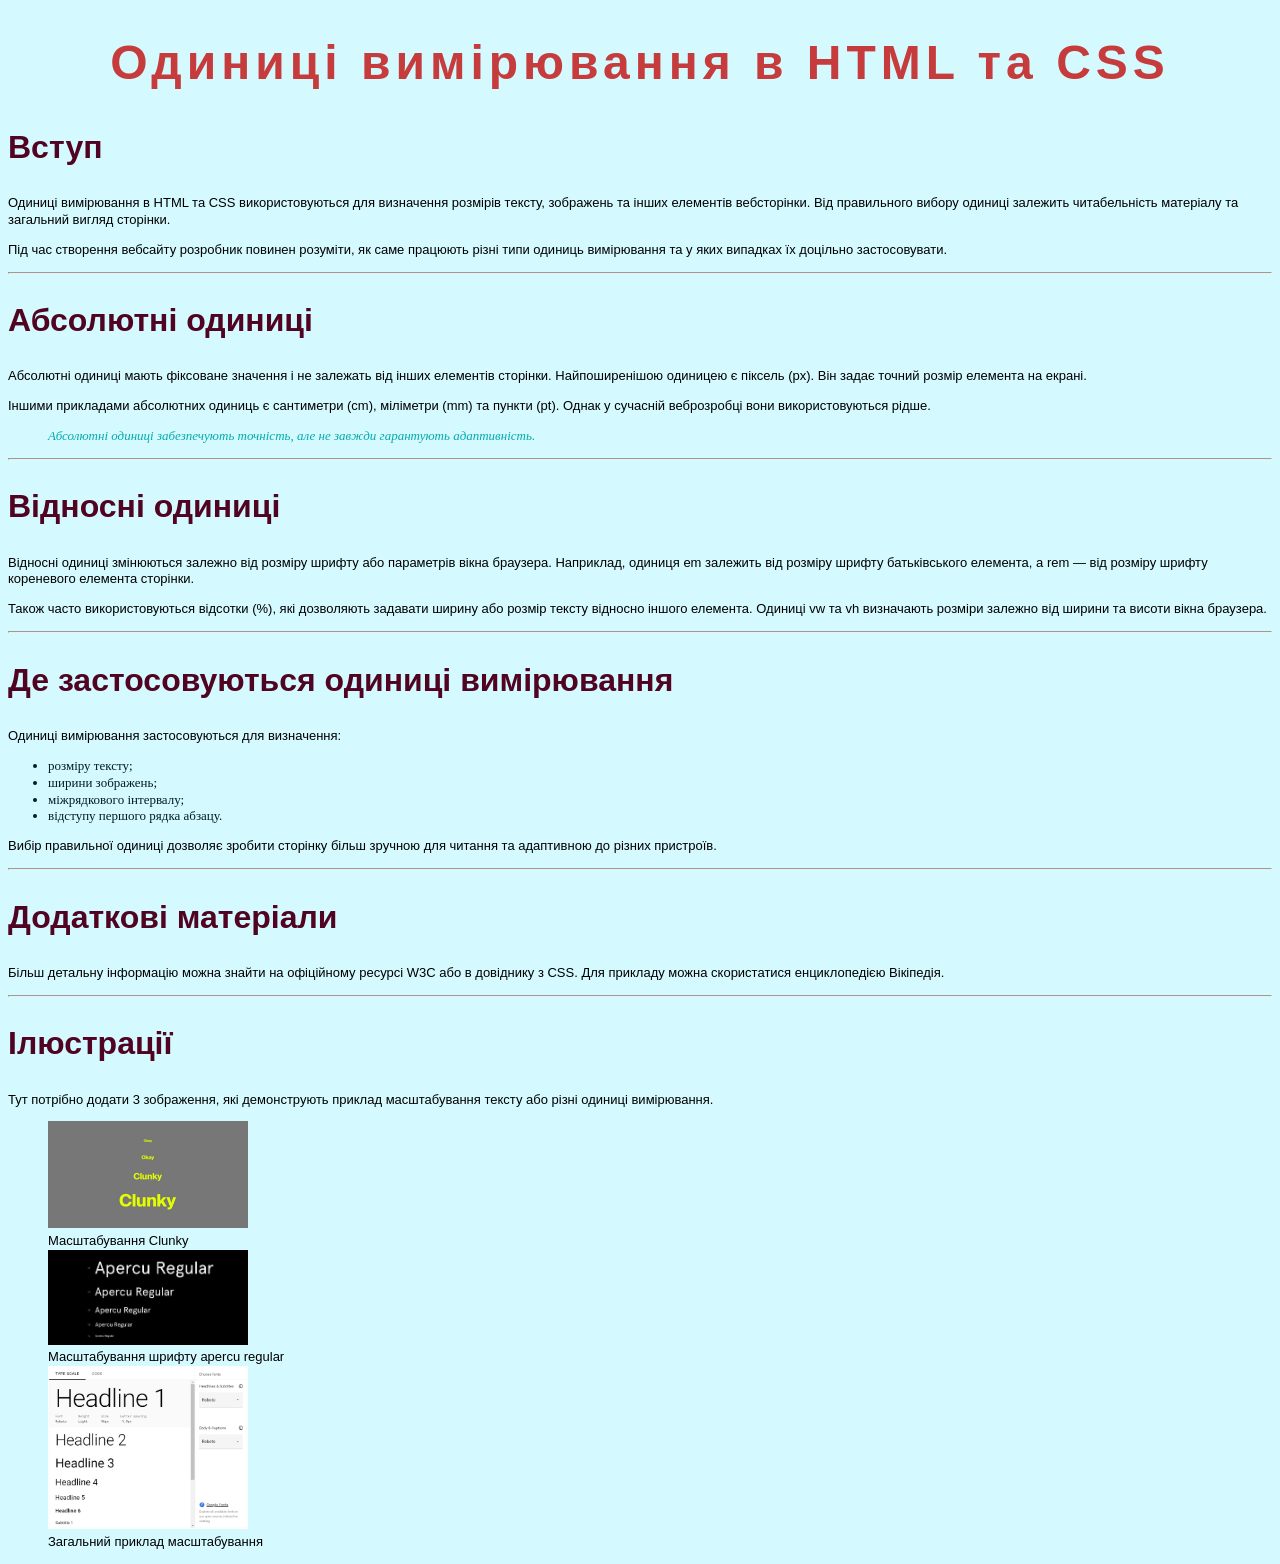
<file: Practical-2-CSS/index.html>
<!-- Олександра Росохата — Практична №2 — CSS -->
<!DOCTYPE html>
<html lang="en">
<head>
    <meta charset="UTF-8">
    <title>Одиниці вимірювання в HTML та CSS</title>
    <link rel = "stylesheet" type = "text/css" href = "style/style.css"/>
    <style>
        h2{
            color: #510422;
            font-size: 2rem;
        }
    </style>
</head>
<body>
<h1 style="color:#c63b3b; font-size: 3rem; text-align: center; letter-spacing: 5px">Одиниці вимірювання в HTML та CSS</h1>
<h2>Вступ</h2>
<p>Одиниці вимірювання в HTML та CSS використовуються для визначення розмірів
    тексту, зображень та інших елементів вебсторінки. Від правильного вибору одиниці
    залежить читабельність матеріалу та загальний вигляд сторінки.</p>
<p>Під час створення вебсайту розробник повинен розуміти, як саме працюють різні
    типи одиниць вимірювання та у яких випадках їх доцільно застосовувати.</p>
<hr>
<h2>Абсолютні одиниці</h2>
<p>Абсолютні одиниці мають фіксоване значення і не залежать від інших елементів
    сторінки. Найпоширенішою одиницею є піксель (px). Він задає точний розмір елемента на екрані.</p>
<p>Іншими прикладами абсолютних одиниць є сантиметри (cm), міліметри (mm) та пункти (pt). Однак у сучасній веброзробці вони використовуються рідше.</p>
<blockquote>Абсолютні одиниці забезпечують точність, але не завжди гарантують адаптивність.</blockquote>
<hr>
<h2>Відносні одиниці</h2>
<p>Відносні одиниці змінюються залежно від розміру шрифту або параметрів вікна
    браузера. Наприклад, одиниця em залежить від розміру шрифту батьківського
    елемента, а rem — від розміру шрифту кореневого елемента сторінки.</p>
<p>Також часто використовуються відсотки (%), які дозволяють задавати ширину або
    розмір тексту відносно іншого елемента. Одиниці vw та vh визначають розміри
    залежно від ширини та висоти вікна браузера.</p>
<hr>
<h2>Де застосовуються одиниці вимірювання</h2>
Одиниці вимірювання застосовуються для визначення:
<ul>
    <li>розміру тексту;</li>
    <li>ширини зображень;</li>
    <li>міжрядкового інтервалу;</li>
    <li>відступу першого рядка абзацу.</li>
</ul>
<p>Вибір правильної одиниці дозволяє зробити сторінку більш зручною для читання
    та адаптивною до різних пристроїв.</p>
<hr>
<h2>Додаткові матеріали</h2>
<p>Більш детальну інформацію можна знайти на офіційному ресурсі <a href="https://www.w3.org/">W3C</a> або в
    довіднику з CSS. Для прикладу можна скористатися енциклопедією <a href="https://uk.wikipedia.org/wiki/%D0%93%D0%BE%D0%BB%D0%BE%D0%B2%D0%BD%D0%B0_%D1%81%D1%82%D0%BE%D1%80%D1%96%D0%BD%D0%BA%D0%B0">Вікіпедія</a>.</p>
<hr>
<h2>Ілюстрації</h2>
<p>Тут потрібно додати 3 зображення, які демонструють приклад масштабування тексту
    або різні одиниці вимірювання.</p>
<figure>
    <img src="img/image_1.jpeg">
    <figcaption>Масштабування Clunky</figcaption>
    <img src="img/image_2.jpg">
    <figcaption>Масштабування шрифту apercu regular</figcaption>
    <img src="img/image_3.png">
    <figcaption>Загальний приклад масштабування</figcaption>
</figure>

</body>
</html>
</file>
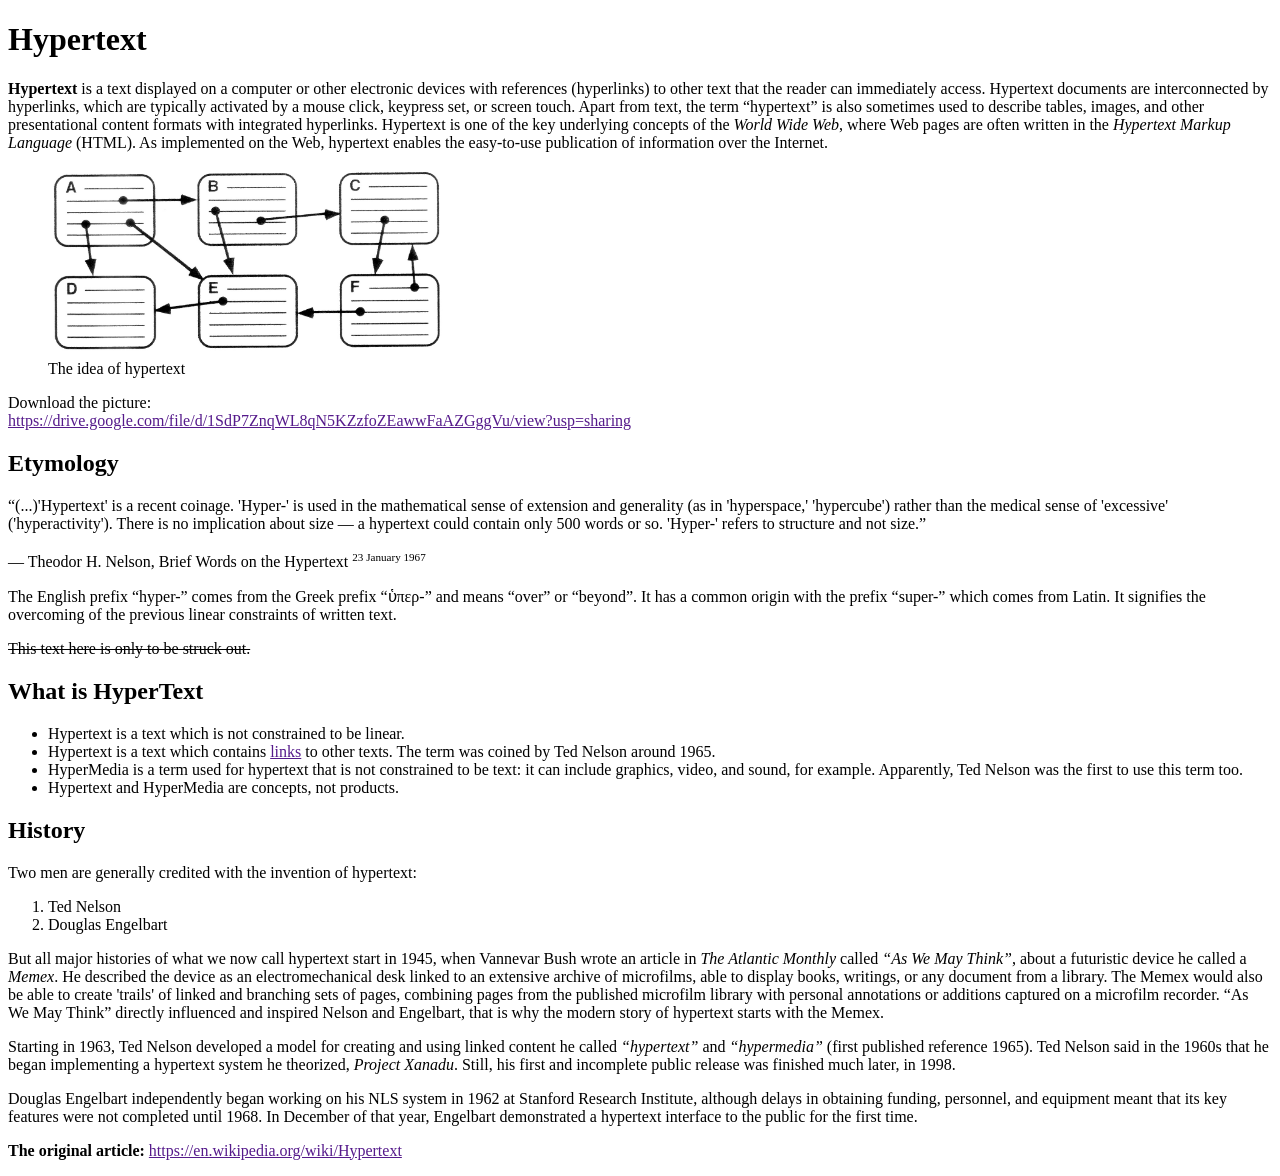
<file: praktichna/index.html>
<!DOCTYPE html>
<html lang="en">
<head>
    <meta charset="UTF-8">
    <title>Hypertext</title>

</head>
<body>
<h1>Hypertext</h1>
<p><b>Hypertext</b> is a text displayed on a computer or other electronic devices with references
(hyperlinks) to other text that the reader can immediately access. Hypertext documents are
interconnected by hyperlinks, which are typically activated by a mouse click, keypress set, or
screen touch. Apart from text, the term “hypertext” is also sometimes used to describe tables,
images, and other presentational content formats with integrated hyperlinks. Hypertext is one of
the key underlying concepts of the <i>World Wide Web</i>, where Web pages are often written in the
    <i>Hypertext Markup Language</i> (HTML). As implemented on the Web, hypertext enables the
    easy-to-use publication of information over the Internet.</p>
<figure>
<img src="img/hypertext1.jpg" width="400" height=auto>
<figcaption>The idea of hypertext</figcaption>
</figure>
<p>Download the picture:<br>
<a href="">https://drive.google.com/file/d/1SdP7ZnqWL8qN5KZzfoZEawwFaAZGggVu/view?usp=sharing</a></p>
<h2>Etymology</h2>
<p><q>(...)'Hypertext' is a recent coinage. 'Hyper-' is used in the mathematical sense of extension and
generality (as in 'hyperspace,' 'hypercube') rather than the medical sense of 'excessive'
('hyperactivity'). There is no implication about size — a hypertext could contain only 500 words
or so. 'Hyper-' refers to structure and not size.</q>
<p>— Theodor H. Nelson, Brief Words on the Hypertext
    <sup><small>23 January 1967</small></sup></p>

<p>The English prefix “hyper-” comes from the Greek prefix “ὑπερ-” and means “over” or “beyond”.
It has a common origin with the prefix “super-” which comes from Latin. It signifies the
overcoming of the previous linear constraints of written text.</p>

    <s>This text here is only to be struck out.</s></p>
<h2>What is HyperText</h2>
<ul><li>Hypertext is a text which is not constrained to be linear.</li>
<li>Hypertext is a text which contains <a href="">links</a> to other texts. The term was coined by Ted
Nelson around 1965.</li>
<li>HyperMedia is a term used for hypertext that is not constrained to be text: it can include
graphics, video, and sound, for example. Apparently, Ted Nelson was the first to use this
    term too.</li>
    <li>Hypertext and HyperMedia are concepts, not products.</li></ul>
<h2>History</h2>
<p>Two men are generally credited with the invention of hypertext:
<ol><li>Ted Nelson</li>
    <li>Douglas Engelbart</li></ol>
But all major histories of what we now call hypertext start in 1945, when Vannevar Bush wrote
    an article in <i>The Atlantic Monthly</i> called <i>“As We May Think”</i>, about a futuristic device he called a
    <i>Memex</i>. He described the device as an electromechanical desk linked to an extensive archive of
microfilms, able to display books, writings, or any document from a library. The Memex would
also be able to create 'trails' of linked and branching sets of pages, combining pages from the
published microfilm library with personal annotations or additions captured on a microfilm
recorder. “As We May Think” directly influenced and inspired Nelson and Engelbart, that is why
the modern story of hypertext starts with the Memex.
<p>Starting in 1963, Ted Nelson developed a model for creating and using linked content he called
    <i>“hypertext”</i> and <i>“hypermedia”</i> (first published reference 1965). Ted Nelson said in the 1960s that
    he began implementing a hypertext system he theorized, <i>Project Xanadu</i>. Still, his first and
incomplete public release was finished much later, in 1998.</p>
<p>Douglas Engelbart independently began working on his NLS system in 1962 at Stanford
Research Institute, although delays in obtaining funding, personnel, and equipment meant that
its key features were not completed until 1968. In December of that year, Engelbart
    demonstrated a hypertext interface to the public for the first time.</p>
    <p><b>The original article: </b><a href="">https://en.wikipedia.org/wiki/Hypertext</a></p>
</body>
</html>
</file>
<file: lesson_11/style/style.css>
:root {
    font-family: Verdana, Geneva, Tahoma, sans-serif;
    font-size: 12px;
    line-height: 1.5;
}
*, *:before, *:after {
    box-sizing: inherit;

}
*{
    margin: 0;
    padding: 0;
    text-decoration: none;
    list-style: none;
}
body{
    background: #C9A5AA;
}
.wrapper{
    margin: 12px;
}
nav{
    display: flex;
    flex-direction: column;
    text-align: center;
    /*align-items: center;*/
    font-size: 14px;
    border-radius: 8px;
    background: #F4D3D3;
    padding: 10px 0;
}
.menu{
    font-family: "Arial Bkack", sans-serif;
    font-weight: 900;
    padding: 10px;
    display: block;
}
nav ul li{
    /*padding: 6px 0;*/
    color: #006EBE;
    padding: 0;
    width: 100%;
}
nav li a{
    display: block;
    padding: 6px 0;
    width: 100%;
}
nav li:hover{
    background: #FFF;
}
:link{
    color: #006EBE;
}
:link:hover{
    color: #5EAAE0;
}
:visited{
    color: #0b2570;
}


main{
    display: flex;
    flex-direction: column;
    padding: 16px;
    background: #FFFFFF;
    border-radius: 8px 8px 0 0;
    margin-top: 16px;
}
.date{
    background: #E9E9E9;
    padding: 8px;
    margin-bottom: 16px;
    border-radius: 8px;
    display: flex;
    column-gap: 6px;
}
.main{
    display: flex;
    flex-direction: column;
    row-gap: 16px;
}
h1 {
    font-size: 24px;
}
.info{
    display: flex;
    flex-direction: column;
    /*column-gap: 8px;*/
}
h2{
    font-size: 18px;
    font-weight: 900;
    margin-bottom: 8px;
}
figure{
    background: #F4D3D3;
    border-radius: 10px;
    text-align: center;
    font-style: italic;
}
figure img{
    display: block;
    max-width: 100%;
}
figcaption{
    padding: 10px 0;
}
.movie ol li{
    padding: 10px 10px 10px 30px;
    border-bottom: 1px solid #C9A5AA;
}
ol > li::before{
    content: counter(list-item) ".";
    display: inline-block;
    margin-left: -20px;
    width: 20px;
}
ol > li:last-child{
    border-bottom: none;
}
ol > li:nth-child(1){
    background: #FCF5E9;
}
ol > li:nth-child(even){
    background: #FCE9E9;
}
footer{
    padding: 16px;
    border-radius: 0 0 8px 8px;
    background: #F4D3D3;
}


@media (min-width: 620px) {
nav li{
    display: flex;
    flex-direction: row;
}

@media (min-width: 820px) {

}
</file>
<file: lesson_12/style/style.css>
*{
    margin: 0;
    padding: 0;
    box-sizing: border-box;
    text-decoration: none;
    list-style: none;
}
body{
    font-family: 'Inter', sans-serif;
    background: #f3f3f8;
    color: #222222;
}
.wrapper{
    max-width: 1200px;
    margin: 0 auto;
    padding: 50px;
}
header{
    display: flex;
    justify-content: center;
    padding: 30px 5%;
    align-items: center;
    box-shadow: 0 1px 2px rgba(0, 0, 0, 0.2);
    position: sticky;
    top: 0;
    z-index: 1;
    column-gap: 350px;
    background: rgba(196, 196, 234, 0.8);
}
.logo{
    font-size: 1.5rem;
    font-weight: bold;
}
.logo span{
    color: #d63434;
}
nav ul{
    display: flex;
    justify-content: center;
    align-items: center;
    column-gap: 15px;
}
nav ul li{
    color: #222222;
}
.preview-box{
    position: relative;
    width: 100%;
}
.preview-box img{
    width: 100%;
}
.status{
    position: absolute;
    top: 10px;
    right: 10px;
    padding: 5px 10px;
    border-radius: 20px;
    font-size: 0.75rem;
    font-weight: bold;
    color: #fff;
}
.online{
    background: #78e681;
}
.offline{
    background: #c63b3b;
}
.info-alert{
    position: relative;
    top: 15px;
    background: rgb(0, 204, 204);
    padding: 10px;
    border-radius: 5px;
    border: 1px solid #4834d8;
}
.btn-edit{
    position: fixed;
    bottom: 25px;
    right: 25px;
    background: #4834d8;
    color: #fff;
    border: none;
    padding: 5px 10px;
    border-radius: 5px;
    cursor: pointer;
    box-shadow: 0.2rem 0.1rem 0.1rem #00cccc;
}
.card-grid{
    display: flex;
    gap: 20px;
    margin-bottom: 40px;
}
.web-card{
    background: #f3f3f8;
    border-radius: 10px;
    overflow: hidden;
    flex: 1;
    box-shadow: 0 4px 8px 0 rgb(212, 249, 255), 0 6px 20px 0 rgb(212, 249, 255);
}
</file>
<file: lesson_13/style/style.css>
*{
    margin: 0;
    padding: 0;
    box-sizing: border-box;
    text-decoration: none;
}
body{
    font-family: 'Inter', sans-serif;
    background: #0f172a;
    color: #647b97;
}
.wrapper{
    max-width: 1280px;
    margin: 0 auto;
    padding: 50px;
}

header{
    display: flex;
    justify-content: center;
    padding: 30px 5%;
    align-items: center;
    position: sticky;
    top: 0;
    z-index: 1;
    column-gap: 350px;
    background: rgba(15, 23, 42, 0.77);
}
head h1{
    color: #50a2fe;
}
head p{
    font-size: 20px;
    line-height: 28;
    font-weight: 600;
}
header span{
    position: relative;
    z-index: 1;
}
h1{
    color: #fff;
    font-size: 30px;
    line-height: 36px;
    position: fixed;
    z-index: 1;
    margin: 10px 0;
}
.cards{
    position: relative;
    width: 100%;
    padding: 0 30px;
}
.card-info{
    background: #1d2a3d;
    border: 1px solid #647b97;
}
card h2{
    color: #fff;
    font-size: 24px;
    line-height: 32px;
}
.card-info p{
    font-size: 16px;
    line-height: 26px;
    font-weight: 600;
}
.language{
    display: flex;
    flex-direction: row;
    padding: 12px;
    margin: 5px;
    color: #8dbaf2;
    font-size: 14px;
    line-height: 20px;
    font-weight: 450;
    border-radius: 30px;
    border: 1px solid #647b97;
}

.btn-fixed{
    position: sticky;
    z-index: 1;
}
.btn-fixed svg{
    color: #fff;
    background: #2b7efe;
    border-radius: 50%;
    margin: 8px;
}
</file>
<file: lesson_14/style/style.css>
*{
    margin: 0;
    padding: 0;
    box-sizing: border-box;
    text-decoration: none;
}
html{
    font-family: "Inter", sans-serif;
    font-size: 16px;
}
body{
    background: #0f172a;
    color: #fff;
}
.wrapper{
    width: 100%;
    max-width: 1200px;
    margin: 0 auto;
    padding: 30px 0;
}
header{
    position: fixed;
    top: 0;
    left: 0;
    width: 100%;
    z-index: 1000;
    /*padding-bottom: 20px;*/
    background: rgba(15, 23, 42, 0.82);
    border-bottom: 1px solid #1f293d;
}
.header-content{
    display: flex;
    align-items: center;
    justify-content: space-between;
}
.logo{
    font-size: 1.3rem;
    font-weight: 700;
}
.logo span{
    color: #2e7df5;
}
.menu{
    display: flex;
    align-items: center;
    gap: 10px;
    color: #cad4e4;
    font-size: 1rem;
}
.menu-icon{
    font-size: 1.5rem;
}
.hero-section{
    padding: 120px 0;
}
.hero-content{
    position: relative;
}
.hero-content h1{
    font-size: 3.75rem;
    line-height: 1;
    color: #2e7df5;
    margin-bottom: 20px;
}
.hero-content p{
    color: #85a5c4;
    font-size: 1.2rem;
    line-height: 1.4;
    max-width: 650px;
}
.code-icon{
    position: absolute;
    top: 40px;
    right: 20px;
    font-size: 5rem;
    font-weight: 600;
    color: #112341;
    display: flex;
    gap: 25px;
}
.career-section, .benefits-section, .roadmap-section{
    padding: 60px 0;
}
.section{
    position: sticky;
    top: 60px;
    z-index: 20;
    font-size: 2rem;
    line-height: 1.2;
    padding: 25px 0 15px 0;
    border-bottom: 1px solid #1f293d;
    margin-bottom: 30px;
}
.career-card{
    position: relative;
    overflow: hidden;
    min-height: 235px;
    padding: 22px 25px;
    background: #1d2a3d;
    border: 1px solid #334155;
    border-radius: 10px;
    transition: transform 0.3s ease, border-color 0.3s, box-shadow 0.3s ease;
}
.career-card::before{
    content: "";
    position: absolute;
    inset: 0;
    background: radial-gradient(circle at top right, rgba(47, 129, 247, 0.23), transparent 60%);
    opacity: 0;
    transition: opacity 0.3s ease;
}
.career-card:hover::before{
    opacity: 1;
}
.career-card:hover{
    transform: translateY(-5px);
    border-color: #334155;
    box-shadow: 0 10px 35px rgba(47, 129, 247, 0.25);
}
.career-card > *{
    position: relative;
    z-index: 2;
}
.badge{
    display: inline-block;
    color: #fff;
    font-size: 0.75rem;
    font-weight: 700;
    padding: 5px 15px;
    border-radius: 10px;
    margin: 15px;
}
.badge-red{
    background: red;
}
.badge-green{
    background: green;
}
.badge-blue{
    background: blue;
}
.career-card h3{
    font-size: 1.5rem;
    line-height: 1.3;
    margin-bottom: 10px;
}
.career-card p{
    color: #334155;
    font-size: 1rem;
    line-height: 1.6;
}
</file>
<file: lesson_15_forms/style/style.css>
*{
    font-family: Arial, Helvetica, sans-serif;
}
body{
    display: flex;
    flex-direction: column;
    align-items: center;
    justify-content: center;
}
.wrapper{
    max-width: 800px;
    width: 100%;
}
h1{
    color: #3155f1;
    font-size: 36px;
    line-height: 40px;
    font-weight: 500;
}
header p{
    color: #4d5c69;
    font-size: 14px;
    line-height: 20px;
    font-weight: 350;
}
.card{
    width: 100%;
    padding: 25px;
    border-radius: 10px;
}
.personal_data, .professional_data, .extra_data{
    display: flex;
    flex-direction: row;
    gap: 15px;
}
h2{
    font-size: 20px;
    line-height: 30px;
    font-weight: 350;
}
.personal_data, .professional_data, .extra_data p{
    color: #303b43;
}
.personal_data, .professional_data, .extra_data label{
    color: #697c8a;
    background: #fff;
    width: 100%;
    padding: 10px;
    margin: 12px 16px;
    border-radius: 8px;
    border: 1px solid #d4d4d4;
    border-left: 1px solid #3155f1;
}
.personal_data{
    background: #eff3ff;
}
.personal_data_data h2{
    color: #1f3a81;
}
.professional_data{
    background: #f4f4ff;
}
.professional_data h2{
    color: #323073;
}
.professional_data{
    background: #fcf2fa;
}
.professional_data h2{
    color: #561a78;
}
</file>
<file: lesson_16_animation/style/style.css>
*{
    margin: 0;
    padding: 0;
    box-sizing: border-box;
}
/*!*Можна робити змінні для кольорів, часу, об'єктів*!*/
/*:root{*/
/*    --primary: #3459db;*/
/*    --accent: #a1dd2a;*/
/*    --transition-speed: 0.5s;*/
/*    --timing-bounce: cubic-bezier(0.4, 0, 0.2, 1);*/
/*}*/
/*.card{*/
/*    width: 400px;*/
/*    height: 400px;*/
/*    background: var(--accent);*/
/*    !*transition Спочатку в нас є початковий стан, після кінцевий*!*/
/*    transition: transform var(--transition-speed); var(--timing-bounce) background var(--transition-speed) ease-in-out;*/
/*}*/
/*.card:hover{*/
/*    transform: scale(1.2) rotate(45deg);*/
/*    background: var(--primary);*/
/*}*/
/*@keyframes movelight{*/
/*    0% {top 0; left 0; opacity: 0;}*/
/*    25% {opacity: 1;}*/
/*    50% {top 80%; left 50%; scale: 1.5;}*/
/*    100% {top 0; left 0; opacity: 0;}*/

/*}*/
/*.light{*/
/*    width: 300px;*/
/*    height: 400px;*/
/*    background: var(--primary);*/
/*    position: absolute;*/
/*    animation: movelight 8s;*/
/*}*/

:root{
    --bg-card: #c33a1a;
    --light-color: #ecd4ae;
    --speed: 0.5s;
}
.card{
    width: 250px;
    height: 350px;
    background: var(--bg-card);
    border-radius: 20px;
    position: relative;
    overflow: hidden;
    display: flex;
    justify-content: center;
    align-items: center;
    color: #fff;
    transition: trandform var(--speed) cubic-bezier(0.175, 0.885, 0.32, 1.275);
}
.card:hover{
    transform: translateY(-15px) scale(1.2);
    cursor: pointer;
}
.light{
    position: absolute;
    width: 150px;
    height: 150px;
    background: var(--light-color);
    filter: blur(50px);
    border-radius: 50px;
    animation: animatiob-light 0s infinite;
}
@keyframes animation-light {
    0% {top: -20%; left: -20%;}
    50% {top: 60%; left: 70%; background: #f4da56;
    100% {top: 30%; left: 10%; background: #eaa53e;}
}
</file>
<file: lesson_4/style/style.css>
table, td {
    border: 1px solid black;
    padding: 10px 21px;
    background: yellow;
    border-collapse: collapse;
    text-align: center;
}
table {
    border-right: dashed;
    border-left: dashed;
    border-top: solid;
}
#red {
    background: #e69278;
}
#green {
    background: #78e681;
}
</file>
<file: lesson_6/style/style.css>
* {
    font-family: Arial, sans-serif;
    box-sizing: border-box;
    margin: 0;
    padding: 0;
    list-style: none;
    text-decoration: none;
}
.logo, header nav, .header-button, li, ul, main-button button {
    display: inline-block;
}
.wrapper {
    max-width: 1200px;
    margin: 0 auto;


}
header {
    height: 85px;
    padding: 30px 0;
    background: #fff;
}
.logo-icon {
    background: linear-gradient(rgb(187, 74, 241), #e243ae);
    padding: 12px;
    border-radius: 50%;
}
.logo-text {
    color: #3d3d3d;
    font-size: 20px;
    font-weight: 500;
}
nav ul {
    width: 100%;
    margin-left: 120%;
}
nav ul li{
    margin-left: 15px;
}
nav ul li a{
    color: #3d3d3d;
}
.header-button {
    float: right;
    margin: -10px 0;
}
.header-button button {
    border: none;
    /*transparent Приймає колір батьківського елемента*/
    background: transparent;
    padding: 15px;
    cursor: pointer;
    font-size: 14px;
}

.main-content {
    padding: 100px 0;
    text-align: center;
    background: linear-gradient(135deg, #980ffa, #f5339c, #ff8a05);
}
.main-content h1 {
    font-size: 45px;
    color:#ffffff;
    text-align: center;
    margin-bottom: 20px;
}
.wrapper p {
    color: #ffffff;
    text-align: center;
    margin-bottom: 20px;
}
.main-button {
    margin-left: -2%;
    padding: 15px;
}
.main-button button {
    font-size: 12px;
    padding: 10px 18px;
    margin: 0 10px;
    border-radius: 8px;
    color: #980ffa;
    border: none;
}
</file>
<file: lesson_8/style/style.css>
*{
    box-sizing: border-box;
    margin: 0;
    padding: 0;
    list-style: none;
    text-decoration: none;
    font-family: 'Segoe UI', sans-serif;
}
.wrapper{
    max-width: 1400px;
    margin: 0 auto;
}
.header-top{
    display: flex;
    justify-content: space-between;
    padding: 15px 0;
    align-items: center;
}
header a{
    color: #0f0f0f;
}
.logo a{
    display: flex;
    align-items: center;
    column-gap: 10px;
    font-size: 20px;
}
.logo-icon{
    background: linear-gradient(#ba49f0, #e840b0);
    padding: 10px;
    border-radius: 50%;
}
.logo-tittle{
    font-weight: 400;
}
nav ul{
    display: flex;
    column-gap: 30px;
}
nav ul a:hover{
    color: #a527ed;
}
.header-top-btn{
    display: flex;
    column-gap: 15px;
}
.header-top-btn button{
    border: none;
    padding: 10px;
    /*transparent - колір батьківського елемента*/
    background: transparent;
}
.header-top-btn button:hover{
    background: #eaeaea;
    border-radius: 5px;
}



.header-bottom{
    display: flex;
    flex-direction: column;
    align-items: center;
    padding: 130px 0;
    color: #ffffff;
    background: linear-gradient(135deg, #ba49f0, #f63699, #ff8623);
    row-gap: 20px;
}
.header-bottom h1{
    font-size: 60px;
    font-weight: 600;
    width: 770px;
    line-height: 60px;
    text-align: center;
}
.header-bottom p{
    font-size: 20px;
    width: 770px;
    text-align: center;
    font-weight: 400;
}
.header-bottom-btn button{
    border: none;
    background: #ffffff;
    padding: 10px 20px;
    border-radius: 5px;
    font-size: 13px;
    color: #a527ed;
    font-weight: 500;
    cursor: pointer;
}
#btn-hover{
    color: transparent;
}
#btn-hover:hover{
    background: transparent;
    border: 1px solid #ffffff;
    color: #0f0f0f;
}



.advantages{
    display: flex;
    justify-content: space-between;
    padding: 65px 0;
    text-align: center;
    column-gap: 30px;
}
.advantages article{
    display: flex;
    flex-direction: column;
    align-items: center;
}
.advantages article span{
    display: flex;
    align-items: center;
    justify-content: center;
    width: 64px;
    height: 64px;
    background: #f4e8ff;
    border-radius: 50%;
    color: #9219ea;
    margin-bottom: 15px;
}
.advantages article h3{
    margin-bottom: 8px;
    font-size: 18px;
    line-height: 27px;
    font-weight: 500;
}
.advantages article p{
    font-size: 14px;
    line-height: 20px;
    font-weight: 400;
    color: #676c76;
}
.catalog{
    display: flex;
    flex-direction: column;
    padding: 65px 0;
    align-items: center;
}
.catalog-cards{
    display: flex;
    align-items: center;
    column-gap: 15px;
}
.card{
    border: 1px solid #dbdbdb;
    border-radius: 15px;
    max-width: 350px;
    margin-bottom: 20px;
}
.card:hover{
    box-shadow: 0 5px 10px #eaeaea;
}
.card img{
    width: 350px;
    height: 350px;
    object-fit: cover;
    border-radius: 15px 15px 0 0;
}
.catalog h2{
    font-size: 36px;
    line-height: 40px;
    text-align: center;
    font-weight: 500;
    margin-bottom: 16px;
}
/*">" сполучник прямого нащадка*/
.catalog > p{
    font-size: 16px;
    line-height: 24px;
    color: #676c76;
    text-align: center;
    margin-bottom: 50px;
}



.label{
    font-size: 12px;
    line-height: 14px;
    color: #a527ed;
    text-transform: uppercase;

}
.card-text{
    padding: 16px;
}
.card text h3{
    font-size: 10px;
    line-height: 27px;
    font-weight: 400;
    margin: 10px 0;
}
.card-text p{
    font-size: 14px;
    line-height: 20px;
    font-weight: 400;
    color: #676c76;
    margin-bottom: 10px;
}

.price{
    display: flex;
    justify-content: space-between;
    align-items: center;
    color: #9219ea;
}
.cost{
    font-size: 20px;
    line-height: 28px;
    font-weight: 400;
    color: #a527ed;
}
.in-stock{
    font-size: 12px;
    line-height: 26px;
    color: #45a55a;
}
.card-btn{
    display: flex;
    width: 100%;
    align-items: center;
    justify-content: center;
    padding: 8px;
    border: none;
    border-radius: 5px;
    color: #fff;
    background: #a527ed;
    font-size: 14px;
    line-height: 20px;
    font-weight: 500;
    margin-top: 40px;
}
.card-btn:hover{
    background: #7205bd;
}
.catalog > button{
    width: fit-content;
    padding: 12px 24px;
    font-size: 14px;
    line-height: 20px;
    font-weight: 500;
    border-radius: 10px;
    color: #eaeaea;
    background: #a527ed;
    border: none;
    cursor: pointer;
}
.catalog > button:hover{
    background: #7205bd;
}
.send{
    display: flex;
    flex-direction: column;
    align-items: center;
    color: #fff;
    background: #9810fa;
    padding: 60px 0;
}
.send h2{
    font-size: 36px;
    line-height: 40px;
    font-weight: 500;
    margin-bottom: 16px;
}
.send p{
    font-size: 18px;
    line-height: 28px;
    font-weight: 350;
    margin-bottom: 35px;
}
.send button{
    width: fit-content;
    padding: 12px 24px;
    border: none;
    border-radius: 10px;
    color: #9810fa;
    background: #fff;
    font-size: 14px;
    line-height: 20px;
    font-weight: 400;
}
.send button:hover{
    background: #efecf3;
}
footer{
    padding-top: 30px;
    color: #fff;
    background: #101828;
}
.footer_top{
    display: flex;
    align-items: start;
    justify-content: space-between;
    column-gap: 30px;
    margin-bottom: 50px;
}
.footer_top article{
    display: flex;
    flex-direction: column;
}
.footer-social ul{
    display: flex;
    flex-direction: row;
    column-gap: 20px;
}
.footer-social ul li{
    display: flex;
    row-gap: 20px;
}
.footer_top h3{
    font-size: 18px;
    line-height: 27px;
    font-weight: 500;
    margin-bottom: 15px;
}
.footer_bottom p{
    text-align: center;
}
</file>
<file: lesson_9/style/style.css>
*{
    margin: 0;
    padding: 0;
    box-sizing: border-box;
    text-decoration: none;
    list-style: none;
    font-family: 'Segoe UI', Tahoma, Geneva, Verdana, sans-serif;

}
body{
    background: #e7eeff;
}
.wrapper{
    max-width: 1200px;
    margin: 0 auto;

}
.header-grid{
    display: grid;
    grid-template-columns: 1fr 1fr 1fr;
    align-items: center;
    column-gap: 20px;
}
header nav ul{
    display: grid;
    grid-auto-flow: column;
    justify-content: center;
    column-gap: 20px;
}
.header-btn{
    justify-self: flex-end;
    padding: 8px 25px;
    border-radius: 5px;
    border: none;
    background: #1e28e3;
    color: #fff;
}
.start_studying_grid{
    display: grid;
    place-items: center center;
    column-gap: 20px;
    align-items: center;
}

.cards-grid{
    display: grid;
    grid-template-columns: repeat(3, 1fr);
    gap: 20px;
}
.tags li{
    display: inline-grid;
}
.footer-grid{
    display: grid;
    grid-template-columns: repeat(4, 1fr);
}
</file>
<file: Practical-2-CSS/style/style.css>
body{
    background: #d4f9ff;
    font-family: Arial, sans-serif;
    font-size: 13px;
    font-weight: normal;
    font-style: normal;
    line-height: 1.3;
}
ul{
    color: #031d22;
    font-family: "Times New Roman", sans-serif;
}
a{
    color: black;
    text-decoration: none;
}
blockquote{
    color: #02acac;
    font-family: "Comic Sans MS", cursive;
    font-style: italic;
}
img{
    width: 200px;
    height: auto;
}
</file>
